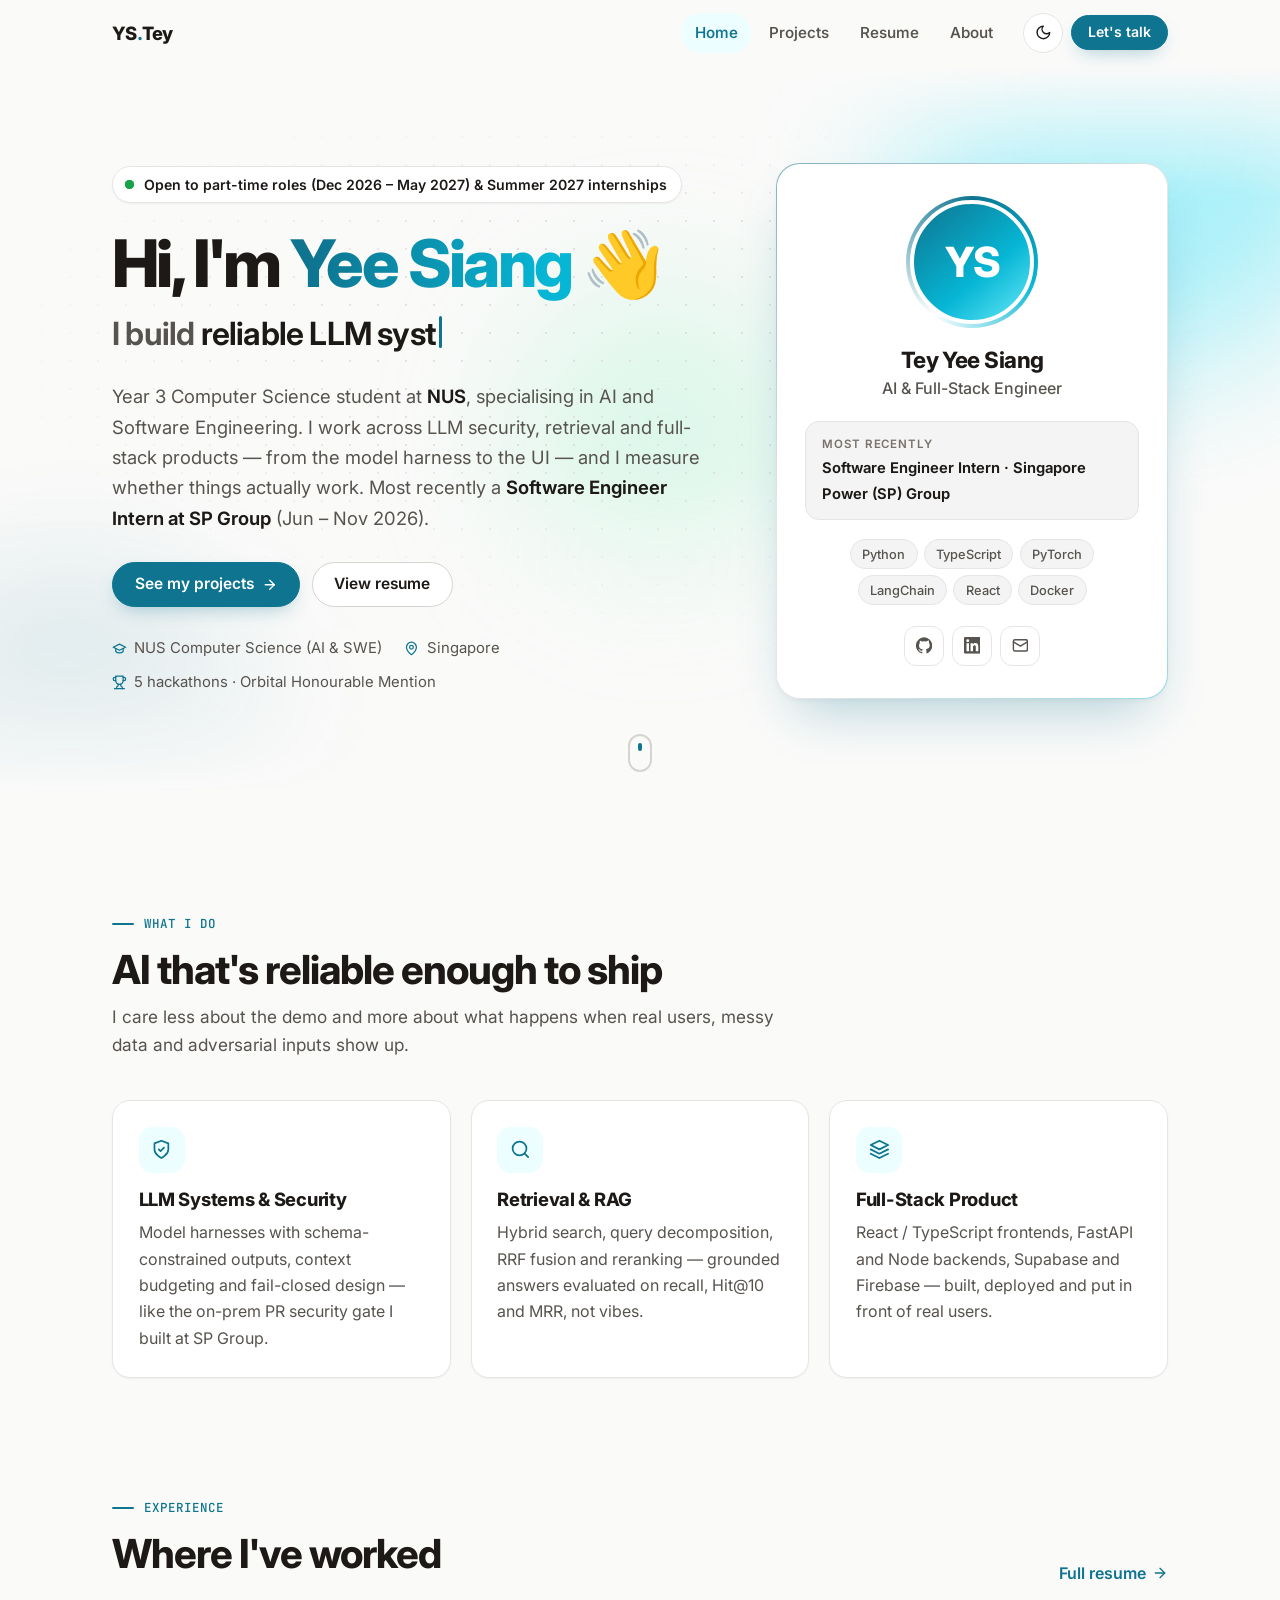
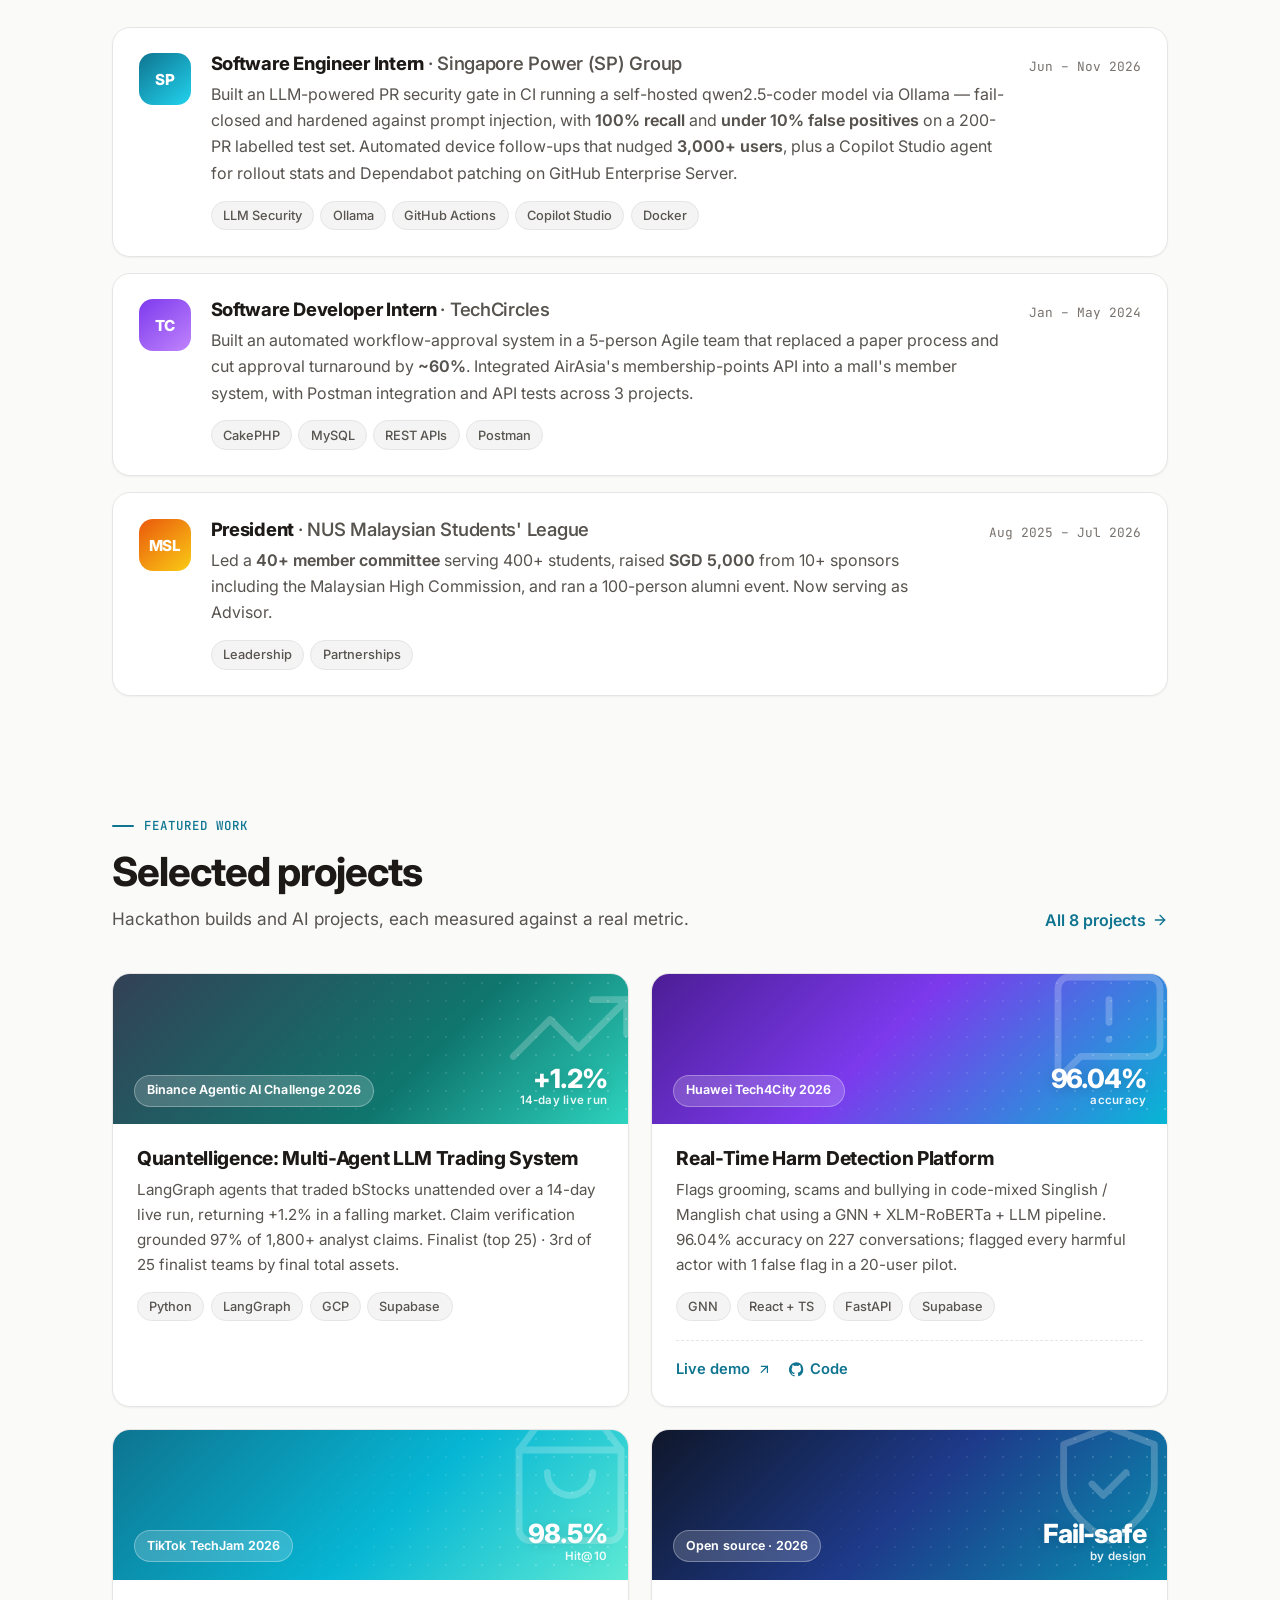
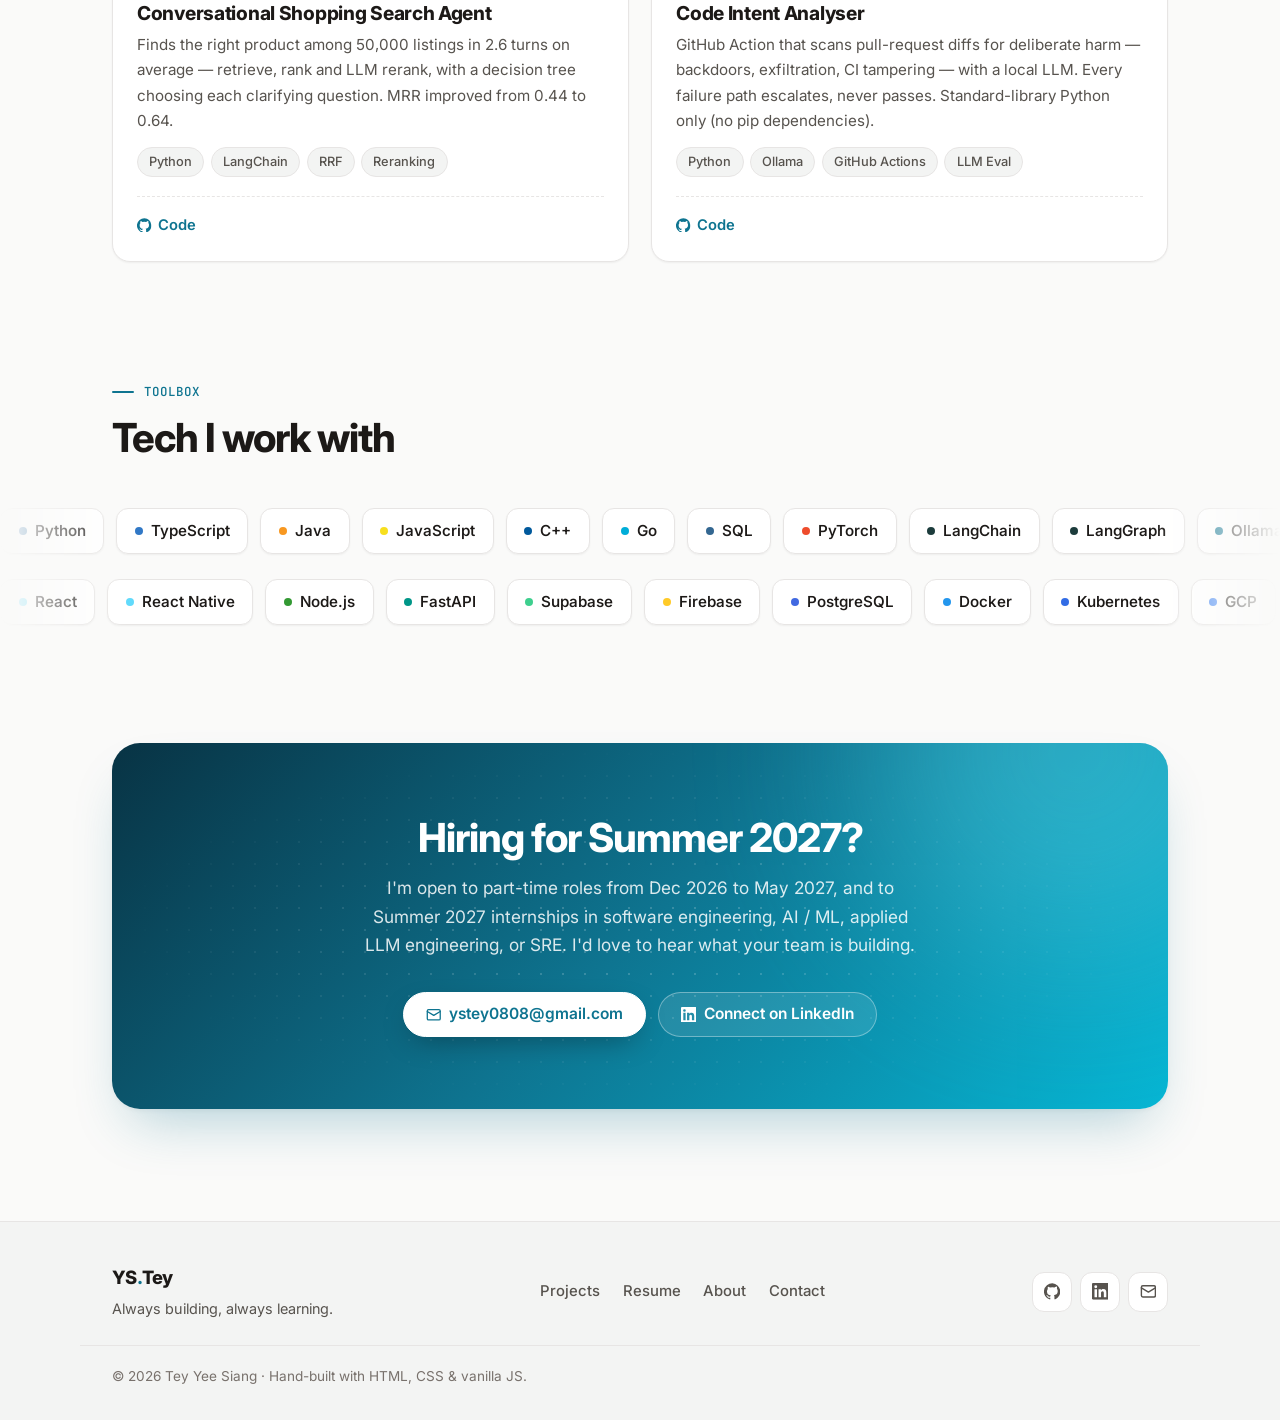
<file: index.html>
<!doctype html>
<html lang="en">
<head>
<meta charset="utf-8">
<meta name="viewport" content="width=device-width, initial-scale=1">
<title>Tey Yee Siang — AI & Full-Stack Engineer</title>
<meta name="description" content="Tey Yee Siang — Year 3 NUS Computer Science (AI &amp; SWE) student building LLM security tooling, RAG pipelines and full-stack products. Open to part-time roles (Dec 2026 – May 2027) and Summer 2027 internships.">
<meta name="author" content="Tey Yee Siang">
<meta name="theme-color" content="#0e7490">
<meta property="og:type" content="website">
<meta property="og:title" content="Tey Yee Siang — AI & Full-Stack Engineer">
<meta property="og:description" content="NUS CS (AI &amp; SWE) · LLM security, RAG and full-stack products. Open to part-time roles (Dec 2026 – May 2027) and Summer 2027 internships.">
<meta property="og:url" content="https://yeesiang-personalwebsite.vercel.app/">
<link rel="canonical" href="https://yeesiang-personalwebsite.vercel.app/">
<link rel="icon" href="data:image/svg+xml,%3Csvg xmlns='http://www.w3.org/2000/svg' viewBox='0 0 64 64'%3E%3Crect width='64' height='64' rx='16' fill='%230e7490'/%3E%3Ctext x='50%25' y='54%25' text-anchor='middle' dominant-baseline='middle' font-family='Arial,sans-serif' font-weight='800' font-size='28' fill='white'%3EYS%3C/text%3E%3C/svg%3E">
<link rel="preconnect" href="https://fonts.googleapis.com">
<link rel="preconnect" href="https://fonts.gstatic.com" crossorigin>
<link href="https://fonts.googleapis.com/css2?family=Inter:wght@400;500;600;700;800&family=JetBrains+Mono:wght@500&display=swap" rel="stylesheet">
<link rel="stylesheet" href="style.css">
<script>document.documentElement.classList.add('js');try{var t=localStorage.getItem('theme');if(t)document.documentElement.dataset.theme=t}catch(e){}</script>
</head>
<body>
<a class="skip" href="#main">Skip to content</a>
<div class="progress" aria-hidden="true"></div>

<header class="site-header">
  <nav class="nav" aria-label="Primary">
    <a class="logo" href="index.html" aria-label="Tey Yee Siang — home">YS<span>.</span>Tey</a>
    <div class="links" id="nav-links">
      <a href="index.html" aria-current="page">Home</a>
      <a href="projects.html">Projects</a>
      <a href="resume.html">Resume</a>
      <a href="about.html">About</a>
    </div>
    <div class="nav-actions">
      <button class="icon-btn theme-toggle" type="button" aria-label="Toggle dark mode"><svg class="ic moon"><use href="#i-moon"/></svg><svg class="ic sun"><use href="#i-sun"/></svg></button>
      <a class="btn btn-sm primary nav-cta" href="mailto:ystey0808@gmail.com">Let's talk</a>
      <button class="icon-btn hamburger" type="button" aria-label="Open menu" aria-expanded="false" aria-controls="nav-links"><span></span><span></span><span></span></button>
    </div>
  </nav>
</header>

<main id="main">
  <!-- ============ HERO ============ -->
  <section class="hero">
    <div class="hero-bg" aria-hidden="true"><span class="blob b1"></span><span class="blob b2"></span><span class="blob b3"></span><div class="grid-bg"></div></div>
    <div class="container hero-inner">
      <div class="hero-copy">
        <p class="status reveal"><span class="pulse" aria-hidden="true"></span>Open to part-time roles (Dec 2026 – May 2027) &amp; Summer 2027 internships</p>
        <h1 class="reveal" style="--i:1">Hi, I'm <span class="grad">Yee Siang</span> <span class="wave" aria-hidden="true">👋</span></h1>
        <p class="hero-role reveal" style="--i:2">I build <span class="typing" id="typing" data-phrases='["reliable LLM systems.","RAG & search pipelines.","full-stack products.","secure AI tooling."]'>reliable LLM systems.</span></p>
        <p class="lead reveal" style="--i:3">Year 3 Computer Science student at <strong>NUS</strong>, specialising in AI and Software Engineering. I work across LLM security, retrieval and full-stack products — from the model harness to the UI — and I measure whether things actually work. Most recently a <strong>Software Engineer Intern at SP Group</strong> (Jun – Nov 2026).</p>
        <div class="btns reveal" style="--i:4">
          <a class="btn primary" href="projects.html">See my projects <svg class="ic ic-move"><use href="#i-arrow-right"/></svg></a>
          <a class="btn" href="resume.html">View resume</a>
        </div>
        <ul class="hero-facts reveal" style="--i:5">
          <li><svg class="ic"><use href="#i-cap"/></svg>NUS Computer Science (AI &amp; SWE)</li>
          <li><svg class="ic"><use href="#i-pin"/></svg>Singapore</li>
          <li><svg class="ic"><use href="#i-trophy"/></svg>5 hackathons · Orbital Honourable Mention</li>
        </ul>
      </div>

      <aside class="card profile-card reveal tilt" style="--i:2" aria-label="Profile summary">
        <!-- To use a photo: replace "YS" below with <img src="images/profile.jpg" alt="Tey Yee Siang"> -->
        <div class="avatar-wrap"><div class="avatar">YS</div></div>
        <h2 class="profile-name">Tey Yee Siang</h2>
        <p class="profile-role">AI & Full-Stack Engineer</p>
        <div class="now"><div><small>Most recently</small><strong>Software Engineer Intern · Singapore Power (SP) Group</strong></div></div>
        <div class="tags">
          <span class="tag">Python</span><span class="tag">TypeScript</span><span class="tag">PyTorch</span><span class="tag">LangChain</span><span class="tag">React</span><span class="tag">Docker</span>
        </div>
        <div class="socials">
          <a href="https://github.com/YSTey0808" target="_blank" rel="noopener" aria-label="GitHub"><svg class="ic"><use href="#i-github"/></svg></a>
          <a href="https://www.linkedin.com/in/yee-siang-tey/" target="_blank" rel="noopener" aria-label="LinkedIn"><svg class="ic"><use href="#i-linkedin"/></svg></a>
          <a href="mailto:ystey0808@gmail.com" aria-label="Email"><svg class="ic"><use href="#i-mail"/></svg></a>
        </div>
      </aside>
    </div>
    <a class="scroll-hint" href="#what-i-do" aria-label="Scroll to content"><span></span></a>
  </section>

  <!-- ============ WHAT I DO ============ -->
  <section class="section container" id="what-i-do">
    <div class="section-head reveal">
      <p class="eyebrow">What I do</p>
      <h2>AI that's reliable enough to ship</h2>
      <p class="section-sub">I care less about the demo and more about what happens when real users, messy data and adversarial inputs show up.</p>
    </div>
    <div class="grid3" data-stagger>
      <article class="card lift spot reveal">
        <span class="card-icon"><svg class="ic"><use href="#i-shield"/></svg></span>
        <h3>LLM Systems & Security</h3>
        <p>Model harnesses with schema-constrained outputs, context budgeting and fail-closed design — like the on-prem PR security gate I built at SP Group.</p>
      </article>
      <article class="card lift spot reveal">
        <span class="card-icon"><svg class="ic"><use href="#i-search"/></svg></span>
        <h3>Retrieval & RAG</h3>
        <p>Hybrid search, query decomposition, RRF fusion and reranking — grounded answers evaluated on recall, Hit@10 and MRR, not vibes.</p>
      </article>
      <article class="card lift spot reveal">
        <span class="card-icon"><svg class="ic"><use href="#i-layers"/></svg></span>
        <h3>Full-Stack Product</h3>
        <p>React / TypeScript frontends, FastAPI and Node backends, Supabase and Firebase — built, deployed and put in front of real users.</p>
      </article>
    </div>
  </section>

  <!-- ============ EXPERIENCE ============ -->
  <section class="section container">
    <div class="section-head row reveal">
      <div>
        <p class="eyebrow">Experience</p>
        <h2>Where I've worked</h2>
      </div>
      <a class="link-arrow" href="resume.html">Full resume <svg class="ic"><use href="#i-arrow-right"/></svg></a>
    </div>
    <div class="xp-list" data-stagger>
      <article class="card xp lift spot reveal">
        <span class="xp-logo lg-sp" aria-hidden="true">SP</span>
        <div class="xp-main">
          <h3>Software Engineer Intern <span>· Singapore Power (SP) Group</span></h3>
          <p>Built an LLM-powered PR security gate in CI running a self-hosted qwen2.5-coder model via Ollama — fail-closed and hardened against prompt injection, with <strong>100% recall</strong> and <strong>under 10% false positives</strong> on a 200-PR labelled test set. Automated device follow-ups that nudged <strong>3,000+ users</strong>, plus a Copilot Studio agent for rollout stats and Dependabot patching on GitHub Enterprise Server.</p>
          <div class="tags"><span class="tag">LLM Security</span><span class="tag">Ollama</span><span class="tag">GitHub Actions</span><span class="tag">Copilot Studio</span><span class="tag">Docker</span></div>
        </div>
        <span class="xp-date">Jun – Nov 2026</span>
      </article>
      <article class="card xp lift spot reveal">
        <span class="xp-logo lg-tc" aria-hidden="true">TC</span>
        <div class="xp-main">
          <h3>Software Developer Intern <span>· TechCircles</span></h3>
          <p>Built an automated workflow-approval system in a 5-person Agile team that replaced a paper process and cut approval turnaround by <strong>~60%</strong>. Integrated AirAsia's membership-points API into a mall's member system, with Postman integration and API tests across 3 projects.</p>
          <div class="tags"><span class="tag">CakePHP</span><span class="tag">MySQL</span><span class="tag">REST APIs</span><span class="tag">Postman</span></div>
        </div>
        <span class="xp-date">Jan – May 2024</span>
      </article>
      <article class="card xp lift spot reveal">
        <span class="xp-logo lg-ms" aria-hidden="true">MSL</span>
        <div class="xp-main">
          <h3>President <span>· NUS Malaysian Students' League</span></h3>
          <p>Led a <strong>40+ member committee</strong> serving 400+ students, raised <strong>SGD 5,000</strong> from 10+ sponsors including the Malaysian High Commission, and ran a 100-person alumni event. Now serving as Advisor.</p>
          <div class="tags"><span class="tag">Leadership</span><span class="tag">Partnerships</span></div>
        </div>
        <span class="xp-date">Aug 2025 – Jul 2026</span>
      </article>
    </div>
  </section>

  <!-- ============ FEATURED PROJECTS ============ -->
  <section class="section container">
    <div class="section-head row reveal">
      <div>
        <p class="eyebrow">Featured work</p>
        <h2>Selected projects</h2>
        <p class="section-sub">Hackathon builds and AI projects, each measured against a real metric.</p>
      </div>
      <a class="link-arrow" href="projects.html">All 8 projects <svg class="ic"><use href="#i-arrow-right"/></svg></a>
    </div>
    <div class="projects" data-stagger>
      <article class="card project lift reveal">
        <div class="project-visual g8">
          <svg class="ic" aria-hidden="true"><use href="#i-trend"/></svg>
          <span class="project-badge">Binance Agentic AI Challenge 2026</span>
          <span class="project-headline">+1.2%<small>14-day live run</small></span>
        </div>
        <div class="project-body">
          <h3>Quantelligence: Multi-Agent LLM Trading System</h3>
          <p>LangGraph agents that traded bStocks unattended over a 14-day live run, returning +1.2% in a falling market. Claim verification grounded 97% of 1,800+ analyst claims. Finalist (top 25) · 3rd of 25 finalist teams by final total assets.</p>
          <div class="tags"><span class="tag">Python</span><span class="tag">LangGraph</span><span class="tag">GCP</span><span class="tag">Supabase</span></div>
          <!-- TODO: add Code link when the repo is public, e.g.
          <div class="project-links">
            <a href="https://github.com/YSTey0808/REPO" target="_blank" rel="noopener"><svg class="ic"><use href="#i-github"/></svg> Code</a>
          </div> -->
        </div>
      </article>
      <article class="card project lift reveal">
        <div class="project-visual g1">
          <svg class="ic" aria-hidden="true"><use href="#i-alert"/></svg>
          <span class="project-badge">Huawei Tech4City 2026</span>
          <span class="project-headline">96.04%<small>accuracy</small></span>
        </div>
        <div class="project-body">
          <h3>Real-Time Harm Detection Platform</h3>
          <p>Flags grooming, scams and bullying in code-mixed Singlish / Manglish chat using a GNN + XLM-RoBERTa + LLM pipeline. 96.04% accuracy on 227 conversations; flagged every harmful actor with 1 false flag in a 20-user pilot.</p>
          <div class="tags"><span class="tag">GNN</span><span class="tag">React + TS</span><span class="tag">FastAPI</span><span class="tag">Supabase</span></div>
          <div class="project-links">
            <a href="https://huaweitech4city.vercel.app" target="_blank" rel="noopener">Live demo <svg class="ic ic-diag"><use href="#i-arrow-up-right"/></svg></a>
            <a href="https://github.com/YSTey0808/huaweitech4city" target="_blank" rel="noopener"><svg class="ic"><use href="#i-github"/></svg> Code</a>
          </div>
        </div>
      </article>
      <article class="card project lift reveal">
        <div class="project-visual g2">
          <svg class="ic" aria-hidden="true"><use href="#i-bag"/></svg>
          <span class="project-badge">TikTok TechJam 2026</span>
          <span class="project-headline">98.5%<small>Hit@10</small></span>
        </div>
        <div class="project-body">
          <h3>Conversational Shopping Search Agent</h3>
          <p>Finds the right product among 50,000 listings in 2.6 turns on average — retrieve, rank and LLM rerank, with a decision tree choosing each clarifying question. MRR improved from 0.44 to 0.64.</p>
          <div class="tags"><span class="tag">Python</span><span class="tag">LangChain</span><span class="tag">RRF</span><span class="tag">Reranking</span></div>
          <div class="project-links">
            <a href="https://github.com/YSTey0808/techjam-conversational-search" target="_blank" rel="noopener"><svg class="ic"><use href="#i-github"/></svg> Code</a>
          </div>
        </div>
      </article>
      <article class="card project lift reveal">
        <div class="project-visual g3">
          <svg class="ic" aria-hidden="true"><use href="#i-shield"/></svg>
          <span class="project-badge">Open source · 2026</span>
          <span class="project-headline">Fail-safe<small>by design</small></span>
        </div>
        <div class="project-body">
          <h3>Code Intent Analyser</h3>
          <p>GitHub Action that scans pull-request diffs for deliberate harm — backdoors, exfiltration, CI tampering — with a local LLM. Every failure path escalates, never passes. Standard-library Python only (no pip dependencies).</p>
          <div class="tags"><span class="tag">Python</span><span class="tag">Ollama</span><span class="tag">GitHub Actions</span><span class="tag">LLM Eval</span></div>
          <div class="project-links">
            <a href="https://github.com/YSTey0808/llm-PR-reviewer" target="_blank" rel="noopener"><svg class="ic"><use href="#i-github"/></svg> Code</a>
          </div>
        </div>
      </article>
    </div>
  </section>

  <!-- ============ TECH STACK ============ -->
  <section class="section" aria-label="Tech stack">
    <div class="container">
      <div class="section-head reveal">
        <p class="eyebrow">Toolbox</p>
        <h2>Tech I work with</h2>
      </div>
    </div>
    <div class="marquee reveal">
      <div class="marquee-track">
        <span class="chip"><i style="--c:#3776ab"></i>Python</span>
        <span class="chip"><i style="--c:#3178c6"></i>TypeScript</span>
        <span class="chip"><i style="--c:#f89820"></i>Java</span>
        <span class="chip"><i style="--c:#f7df1e"></i>JavaScript</span>
        <span class="chip"><i style="--c:#00599c"></i>C++</span>
        <span class="chip"><i style="--c:#00add8"></i>Go</span>
        <span class="chip"><i style="--c:#336791"></i>SQL</span>
        <span class="chip"><i style="--c:#ee4c2c"></i>PyTorch</span>
        <span class="chip"><i style="--c:#1c3c3c"></i>LangChain</span>
        <span class="chip"><i style="--c:#1c3c3c"></i>LangGraph</span>
        <span class="chip"><i style="--c:#0e7490"></i>Ollama</span>
        <span class="chip"><i style="--c:#7c3aed"></i>RAG</span>
        <span class="chip"><i style="--c:#c026d3"></i>GNNs</span>
      </div>
    </div>
    <div class="marquee reverse reveal">
      <div class="marquee-track">
        <span class="chip"><i style="--c:#61dafb"></i>React</span>
        <span class="chip"><i style="--c:#61dafb"></i>React Native</span>
        <span class="chip"><i style="--c:#339933"></i>Node.js</span>
        <span class="chip"><i style="--c:#009688"></i>FastAPI</span>
        <span class="chip"><i style="--c:#3ecf8e"></i>Supabase</span>
        <span class="chip"><i style="--c:#ffca28"></i>Firebase</span>
        <span class="chip"><i style="--c:#4169e1"></i>PostgreSQL</span>
        <span class="chip"><i style="--c:#2496ed"></i>Docker</span>
        <span class="chip"><i style="--c:#326ce5"></i>Kubernetes</span>
        <span class="chip"><i style="--c:#4285f4"></i>GCP</span>
        <span class="chip"><i style="--c:#0078d4"></i>Azure</span>
        <span class="chip"><i style="--c:#2088ff"></i>GitHub Actions</span>
      </div>
    </div>
  </section>

  <!-- ============ CTA ============ -->
  <section class="section container">
    <div class="cta reveal">
      <h2>Hiring for Summer 2027?</h2>
      <p>I'm open to part-time roles from Dec 2026 to May 2027, and to Summer 2027 internships in software engineering, AI / ML, applied LLM engineering, or SRE. I'd love to hear what your team is building.</p>
      <div class="btns">
        <a class="btn primary" href="mailto:ystey0808@gmail.com"><svg class="ic"><use href="#i-mail"/></svg> ystey0808@gmail.com</a>
        <a class="btn" href="https://www.linkedin.com/in/yee-siang-tey/" target="_blank" rel="noopener"><svg class="ic"><use href="#i-linkedin"/></svg> Connect on LinkedIn</a>
      </div>
    </div>
  </section>
</main>

<footer class="site-footer">
  <div class="footer-inner">
    <div><a class="logo" href="index.html">YS<span>.</span>Tey</a><p class="muted">Always building, always learning.</p></div>
    <nav class="footer-links" aria-label="Footer"><a href="projects.html">Projects</a><a href="resume.html">Resume</a><a href="about.html">About</a><a href="about.html#contact">Contact</a></nav>
    <div class="socials">
      <a href="https://github.com/YSTey0808" target="_blank" rel="noopener" aria-label="GitHub"><svg class="ic"><use href="#i-github"/></svg></a>
      <a href="https://www.linkedin.com/in/yee-siang-tey/" target="_blank" rel="noopener" aria-label="LinkedIn"><svg class="ic"><use href="#i-linkedin"/></svg></a>
      <a href="mailto:ystey0808@gmail.com" aria-label="Email"><svg class="ic"><use href="#i-mail"/></svg></a>
    </div>
  </div>
  <p class="copyright">© <span data-year>2026</span> Tey Yee Siang · Hand-built with HTML, CSS & vanilla JS.</p>
</footer>
<button class="to-top" type="button" aria-label="Back to top"><svg class="ic"><use href="#i-arrow-up"/></svg></button>
<div class="toast" role="status" aria-live="polite"></div>
<script src="script.js"></script>
</body>
</html>
</file>
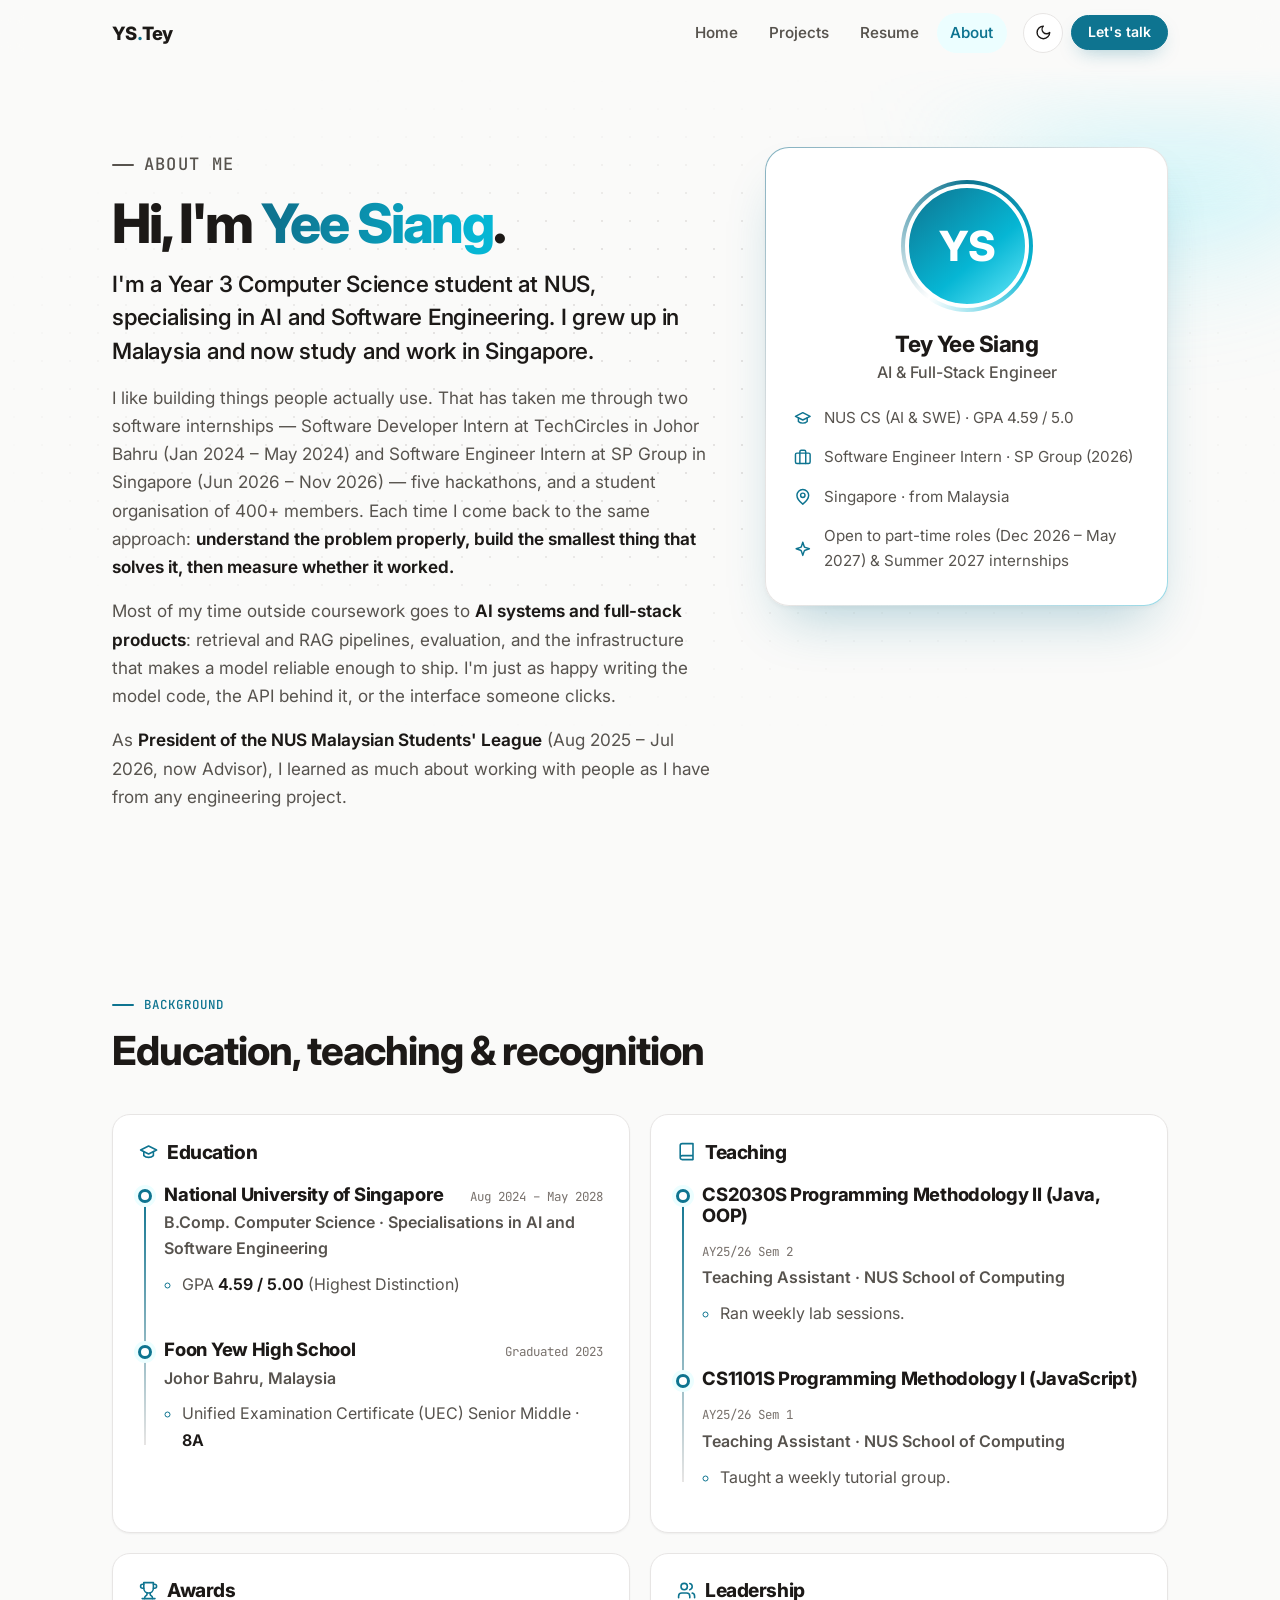
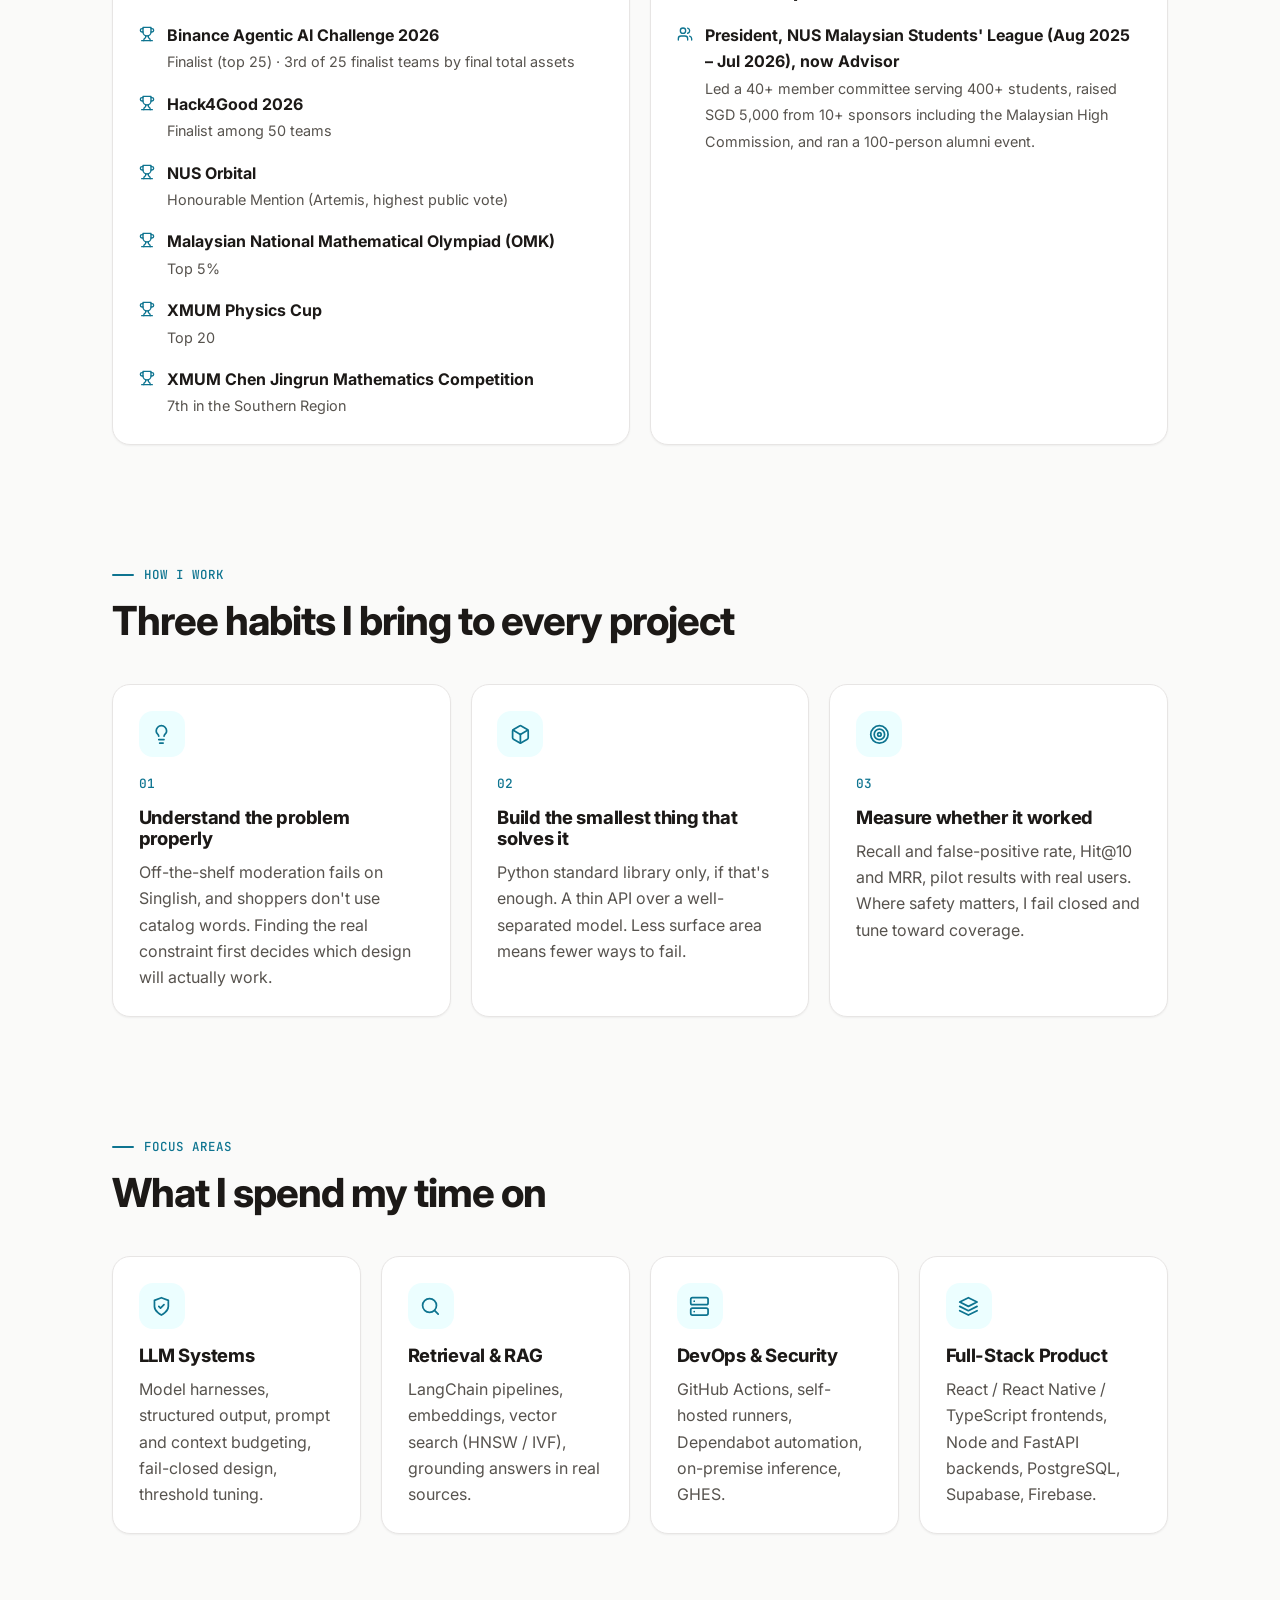
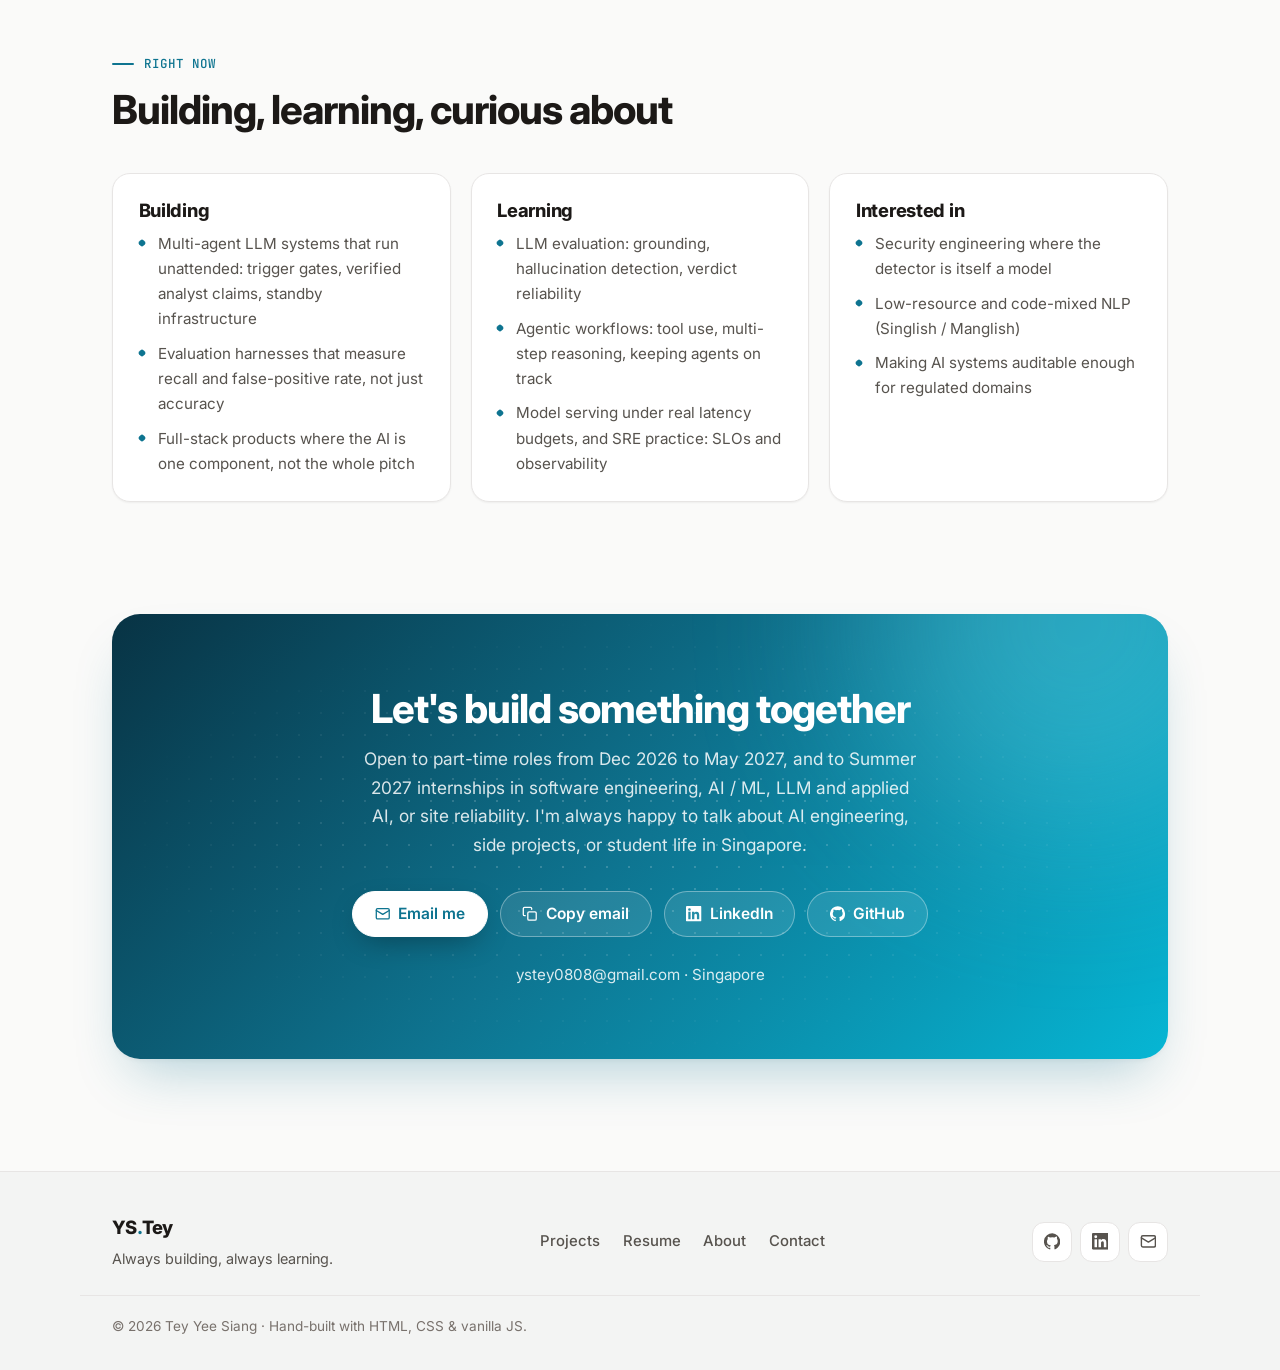
<file: about.html>
<!doctype html>
<html lang="en">
<head>
<meta charset="utf-8">
<meta name="viewport" content="width=device-width, initial-scale=1">
<title>About — Tey Yee Siang</title>
<meta name="description" content="About Tey Yee Siang — NUS CS (AI &amp; SWE) student from Malaysia, building AI systems and full-stack products in Singapore. How I work, what I'm learning, and how to reach me.">
<meta name="author" content="Tey Yee Siang">
<meta name="theme-color" content="#0e7490">
<meta property="og:type" content="profile">
<meta property="og:title" content="About — Tey Yee Siang">
<meta property="og:description" content="How I work, what I'm learning, and how to reach me.">
<meta property="og:url" content="https://yeesiang-personalwebsite.vercel.app/about.html">
<link rel="canonical" href="https://yeesiang-personalwebsite.vercel.app/about.html">
<link rel="icon" href="data:image/svg+xml,%3Csvg xmlns='http://www.w3.org/2000/svg' viewBox='0 0 64 64'%3E%3Crect width='64' height='64' rx='16' fill='%230e7490'/%3E%3Ctext x='50%25' y='54%25' text-anchor='middle' dominant-baseline='middle' font-family='Arial,sans-serif' font-weight='800' font-size='28' fill='white'%3EYS%3C/text%3E%3C/svg%3E">
<link rel="preconnect" href="https://fonts.googleapis.com">
<link rel="preconnect" href="https://fonts.gstatic.com" crossorigin>
<link href="https://fonts.googleapis.com/css2?family=Inter:wght@400;500;600;700;800&family=JetBrains+Mono:wght@500&display=swap" rel="stylesheet">
<link rel="stylesheet" href="style.css">
<script>document.documentElement.classList.add('js');try{var t=localStorage.getItem('theme');if(t)document.documentElement.dataset.theme=t}catch(e){}</script>
</head>
<body>
<a class="skip" href="#main">Skip to content</a>
<div class="progress" aria-hidden="true"></div>

<header class="site-header">
  <nav class="nav" aria-label="Primary">
    <a class="logo" href="index.html" aria-label="Tey Yee Siang — home">YS<span>.</span>Tey</a>
    <div class="links" id="nav-links">
      <a href="index.html">Home</a>
      <a href="projects.html">Projects</a>
      <a href="resume.html">Resume</a>
      <a href="about.html" aria-current="page">About</a>
    </div>
    <div class="nav-actions">
      <button class="icon-btn theme-toggle" type="button" aria-label="Toggle dark mode"><svg class="ic moon"><use href="#i-moon"/></svg><svg class="ic sun"><use href="#i-sun"/></svg></button>
      <a class="btn btn-sm primary nav-cta" href="mailto:ystey0808@gmail.com">Let's talk</a>
      <button class="icon-btn hamburger" type="button" aria-label="Open menu" aria-expanded="false" aria-controls="nav-links"><span></span><span></span><span></span></button>
    </div>
  </nav>
</header>

<main id="main">
  <section class="page-hero">
    <div class="hero-bg" aria-hidden="true"><span class="blob b1"></span><div class="grid-bg"></div></div>
    <div class="container about-grid">
      <div class="prose">
        <p class="eyebrow reveal">About me</p>
        <h1 class="reveal" style="--i:1">Hi, I'm <span class="grad">Yee Siang</span>.</h1>
        <p class="big reveal" style="--i:2">I'm a Year 3 Computer Science student at NUS, specialising in AI and Software Engineering. I grew up in Malaysia and now study and work in Singapore.</p>
        <p class="reveal" style="--i:3">I like building things people actually use. That has taken me through two software internships — Software Developer Intern at TechCircles in Johor Bahru (Jan 2024 – May 2024) and Software Engineer Intern at SP Group in Singapore (Jun 2026 – Nov 2026) — five hackathons, and a student organisation of 400+ members. Each time I come back to the same approach: <strong>understand the problem properly, build the smallest thing that solves it, then measure whether it worked.</strong></p>
        <p class="reveal" style="--i:4">Most of my time outside coursework goes to <strong>AI systems and full-stack products</strong>: retrieval and RAG pipelines, evaluation, and the infrastructure that makes a model reliable enough to ship. I'm just as happy writing the model code, the API behind it, or the interface someone clicks.</p>
        <p class="reveal" style="--i:5">As <strong>President of the NUS Malaysian Students' League</strong> (Aug 2025 – Jul 2026, now Advisor), I learned as much about working with people as I have from any engineering project.</p>
      </div>

      <aside class="card profile-card reveal tilt" style="--i:2" aria-label="Quick facts">
        <div class="avatar-wrap"><div class="avatar">YS</div></div>
        <h2 class="profile-name">Tey Yee Siang</h2>
        <p class="profile-role">AI & Full-Stack Engineer</p>
        <ul class="facts" style="text-align:left">
          <li><svg class="ic"><use href="#i-cap"/></svg>NUS CS (AI &amp; SWE) · GPA 4.59 / 5.0</li>
          <li><svg class="ic"><use href="#i-briefcase"/></svg>Software Engineer Intern · SP Group (2026)</li>
          <li><svg class="ic"><use href="#i-pin"/></svg>Singapore · from Malaysia</li>
          <li><svg class="ic"><use href="#i-sparkles"/></svg>Open to part-time roles (Dec 2026 – May 2027) &amp; Summer 2027 internships</li>
        </ul>
      </aside>
    </div>
  </section>

  <!-- Background -->
  <section class="section container">
    <div class="section-head reveal">
      <p class="eyebrow">Background</p>
      <h2>Education, teaching &amp; recognition</h2>
    </div>
    <div class="grid2" data-stagger>
      <article class="card reveal">
        <h2 class="card-title"><svg class="ic"><use href="#i-cap"/></svg> Education</h2>
        <ol class="timeline">
          <li>
            <div class="tl-head"><h3>National University of Singapore</h3><span class="tl-meta">Aug 2024 – May 2028</span></div>
            <p class="tl-org">B.Comp. Computer Science · Specialisations in AI and Software Engineering</p>
            <ul><li>GPA <strong>4.59 / 5.00</strong> (Highest Distinction)</li></ul>
          </li>
          <li>
            <div class="tl-head"><h3>Foon Yew High School</h3><span class="tl-meta">Graduated 2023</span></div>
            <p class="tl-org">Johor Bahru, Malaysia</p>
            <ul><li>Unified Examination Certificate (UEC) Senior Middle · <strong>8A</strong></li></ul>
          </li>
        </ol>
      </article>
      <article class="card reveal">
        <h2 class="card-title"><svg class="ic"><use href="#i-book"/></svg> Teaching</h2>
        <ol class="timeline">
          <li>
            <div class="tl-head"><h3>CS2030S Programming Methodology II (Java, OOP)</h3><span class="tl-meta">AY25/26 Sem 2</span></div>
            <p class="tl-org">Teaching Assistant · NUS School of Computing</p>
            <ul><li>Ran weekly lab sessions.</li></ul>
          </li>
          <li>
            <div class="tl-head"><h3>CS1101S Programming Methodology I (JavaScript)</h3><span class="tl-meta">AY25/26 Sem 1</span></div>
            <p class="tl-org">Teaching Assistant · NUS School of Computing</p>
            <ul><li>Taught a weekly tutorial group.</li></ul>
          </li>
        </ol>
      </article>
      <article class="card reveal">
        <h2 class="card-title"><svg class="ic"><use href="#i-trophy"/></svg> Awards</h2>
        <ul class="awards">
          <li><svg class="ic"><use href="#i-trophy"/></svg><div><b>Binance Agentic AI Challenge 2026</b><span>Finalist (top 25) · 3rd of 25 finalist teams by final total assets</span></div></li>
          <li><svg class="ic"><use href="#i-trophy"/></svg><div><b>Hack4Good 2026</b><span>Finalist among 50 teams</span></div></li>
          <li><svg class="ic"><use href="#i-trophy"/></svg><div><b>NUS Orbital</b><span>Honourable Mention (Artemis, highest public vote)</span></div></li>
          <li><svg class="ic"><use href="#i-trophy"/></svg><div><b>Malaysian National Mathematical Olympiad (OMK)</b><span>Top 5%</span></div></li>
          <li><svg class="ic"><use href="#i-trophy"/></svg><div><b>XMUM Physics Cup</b><span>Top 20</span></div></li>
          <li><svg class="ic"><use href="#i-trophy"/></svg><div><b>XMUM Chen Jingrun Mathematics Competition</b><span>7th in the Southern Region</span></div></li>
        </ul>
      </article>
      <article class="card reveal">
        <h2 class="card-title"><svg class="ic"><use href="#i-users"/></svg> Leadership</h2>
        <ul class="awards">
          <li><svg class="ic"><use href="#i-users"/></svg><div><b>President, NUS Malaysian Students' League (Aug 2025 – Jul 2026), now Advisor</b><span>Led a 40+ member committee serving 400+ students, raised SGD 5,000 from 10+ sponsors including the Malaysian High Commission, and ran a 100-person alumni event.</span></div></li>
        </ul>
      </article>
    </div>
  </section>

  <!-- How I work -->
  <section class="section container">
    <div class="section-head reveal">
      <p class="eyebrow">How I work</p>
      <h2>Three habits I bring to every project</h2>
    </div>
    <div class="grid3" data-stagger>
      <article class="card lift spot reveal">
        <span class="card-icon"><svg class="ic"><use href="#i-bulb"/></svg></span>
        <span class="step-num">01</span>
        <h3>Understand the problem properly</h3>
        <p>Off-the-shelf moderation fails on Singlish, and shoppers don't use catalog words. Finding the real constraint first decides which design will actually work.</p>
      </article>
      <article class="card lift spot reveal">
        <span class="card-icon"><svg class="ic"><use href="#i-box"/></svg></span>
        <span class="step-num">02</span>
        <h3>Build the smallest thing that solves it</h3>
        <p>Python standard library only, if that's enough. A thin API over a well-separated model. Less surface area means fewer ways to fail.</p>
      </article>
      <article class="card lift spot reveal">
        <span class="card-icon"><svg class="ic"><use href="#i-target"/></svg></span>
        <span class="step-num">03</span>
        <h3>Measure whether it worked</h3>
        <p>Recall and false-positive rate, Hit@10 and MRR, pilot results with real users. Where safety matters, I fail closed and tune toward coverage.</p>
      </article>
    </div>
  </section>

  <!-- Focus areas -->
  <section class="section container">
    <div class="section-head reveal">
      <p class="eyebrow">Focus areas</p>
      <h2>What I spend my time on</h2>
    </div>
    <div class="grid4" data-stagger>
      <article class="card lift spot reveal"><span class="card-icon"><svg class="ic"><use href="#i-shield"/></svg></span><h3>LLM Systems</h3><p>Model harnesses, structured output, prompt and context budgeting, fail-closed design, threshold tuning.</p></article>
      <article class="card lift spot reveal"><span class="card-icon"><svg class="ic"><use href="#i-search"/></svg></span><h3>Retrieval & RAG</h3><p>LangChain pipelines, embeddings, vector search (HNSW / IVF), grounding answers in real sources.</p></article>
      <article class="card lift spot reveal"><span class="card-icon"><svg class="ic"><use href="#i-server"/></svg></span><h3>DevOps & Security</h3><p>GitHub Actions, self-hosted runners, Dependabot automation, on-premise inference, GHES.</p></article>
      <article class="card lift spot reveal"><span class="card-icon"><svg class="ic"><use href="#i-layers"/></svg></span><h3>Full-Stack Product</h3><p>React / React Native / TypeScript frontends, Node and FastAPI backends, PostgreSQL, Supabase, Firebase.</p></article>
    </div>
  </section>

  <!-- Right now -->
  <section class="section container">
    <div class="section-head reveal">
      <p class="eyebrow">Right now</p>
      <h2>Building, learning, curious about</h2>
    </div>
    <div class="grid3" data-stagger>
      <article class="card list-card reveal">
        <h3>Building</h3>
        <ul>
          <li>Multi-agent LLM systems that run unattended: trigger gates, verified analyst claims, standby infrastructure</li>
          <li>Evaluation harnesses that measure recall and false-positive rate, not just accuracy</li>
          <li>Full-stack products where the AI is one component, not the whole pitch</li>
        </ul>
      </article>
      <article class="card list-card reveal">
        <h3>Learning</h3>
        <ul>
          <li>LLM evaluation: grounding, hallucination detection, verdict reliability</li>
          <li>Agentic workflows: tool use, multi-step reasoning, keeping agents on track</li>
          <li>Model serving under real latency budgets, and SRE practice: SLOs and observability</li>
        </ul>
      </article>
      <article class="card list-card reveal">
        <h3>Interested in</h3>
        <ul>
          <li>Security engineering where the detector is itself a model</li>
          <li>Low-resource and code-mixed NLP (Singlish / Manglish)</li>
          <li>Making AI systems auditable enough for regulated domains</li>
        </ul>
      </article>
    </div>
  </section>

  <!-- Contact -->
  <section class="section container" id="contact">
    <div class="cta reveal">
      <h2>Let's build something together</h2>
      <p>Open to part-time roles from Dec 2026 to May 2027, and to Summer 2027 internships in software engineering, AI / ML, LLM and applied AI, or site reliability. I'm always happy to talk about AI engineering, side projects, or student life in Singapore.</p>
      <div class="btns">
        <a class="btn primary" href="mailto:ystey0808@gmail.com"><svg class="ic"><use href="#i-mail"/></svg> Email me</a>
        <button class="btn" type="button" data-copy="ystey0808@gmail.com"><svg class="ic"><use href="#i-copy"/></svg> Copy email</button>
        <a class="btn" href="https://www.linkedin.com/in/yee-siang-tey/" target="_blank" rel="noopener"><svg class="ic"><use href="#i-linkedin"/></svg> LinkedIn</a>
        <a class="btn" href="https://github.com/YSTey0808" target="_blank" rel="noopener"><svg class="ic"><use href="#i-github"/></svg> GitHub</a>
      </div>
      <p style="margin:1.6rem auto 0;font-size:.95rem">ystey0808@gmail.com · Singapore</p>
    </div>
  </section>
</main>

<footer class="site-footer">
  <div class="footer-inner">
    <div><a class="logo" href="index.html">YS<span>.</span>Tey</a><p class="muted">Always building, always learning.</p></div>
    <nav class="footer-links" aria-label="Footer"><a href="projects.html">Projects</a><a href="resume.html">Resume</a><a href="about.html">About</a><a href="about.html#contact">Contact</a></nav>
    <div class="socials">
      <a href="https://github.com/YSTey0808" target="_blank" rel="noopener" aria-label="GitHub"><svg class="ic"><use href="#i-github"/></svg></a>
      <a href="https://www.linkedin.com/in/yee-siang-tey/" target="_blank" rel="noopener" aria-label="LinkedIn"><svg class="ic"><use href="#i-linkedin"/></svg></a>
      <a href="mailto:ystey0808@gmail.com" aria-label="Email"><svg class="ic"><use href="#i-mail"/></svg></a>
    </div>
  </div>
  <p class="copyright">© <span data-year>2026</span> Tey Yee Siang · Hand-built with HTML, CSS & vanilla JS.</p>
</footer>
<button class="to-top" type="button" aria-label="Back to top"><svg class="ic"><use href="#i-arrow-up"/></svg></button>
<div class="toast" role="status" aria-live="polite"></div>
<script src="script.js"></script>
</body>
</html>
</file>
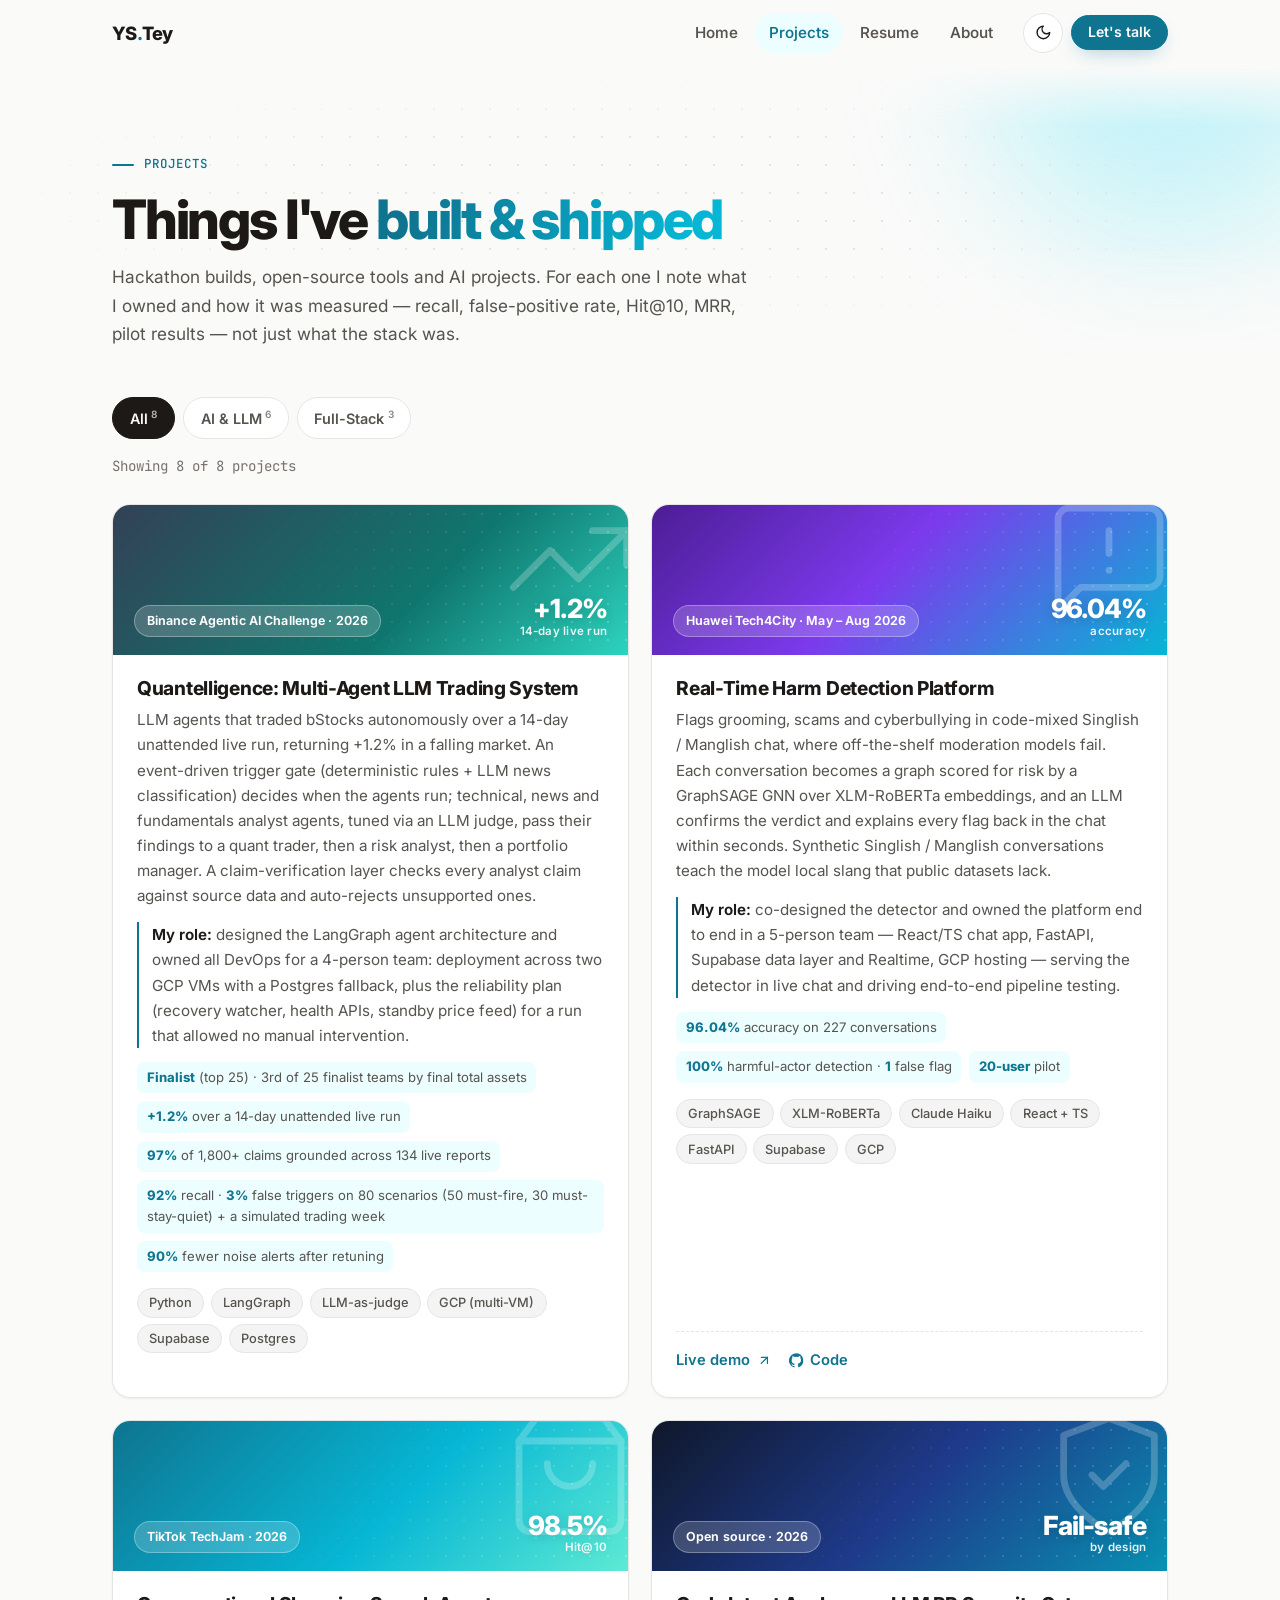
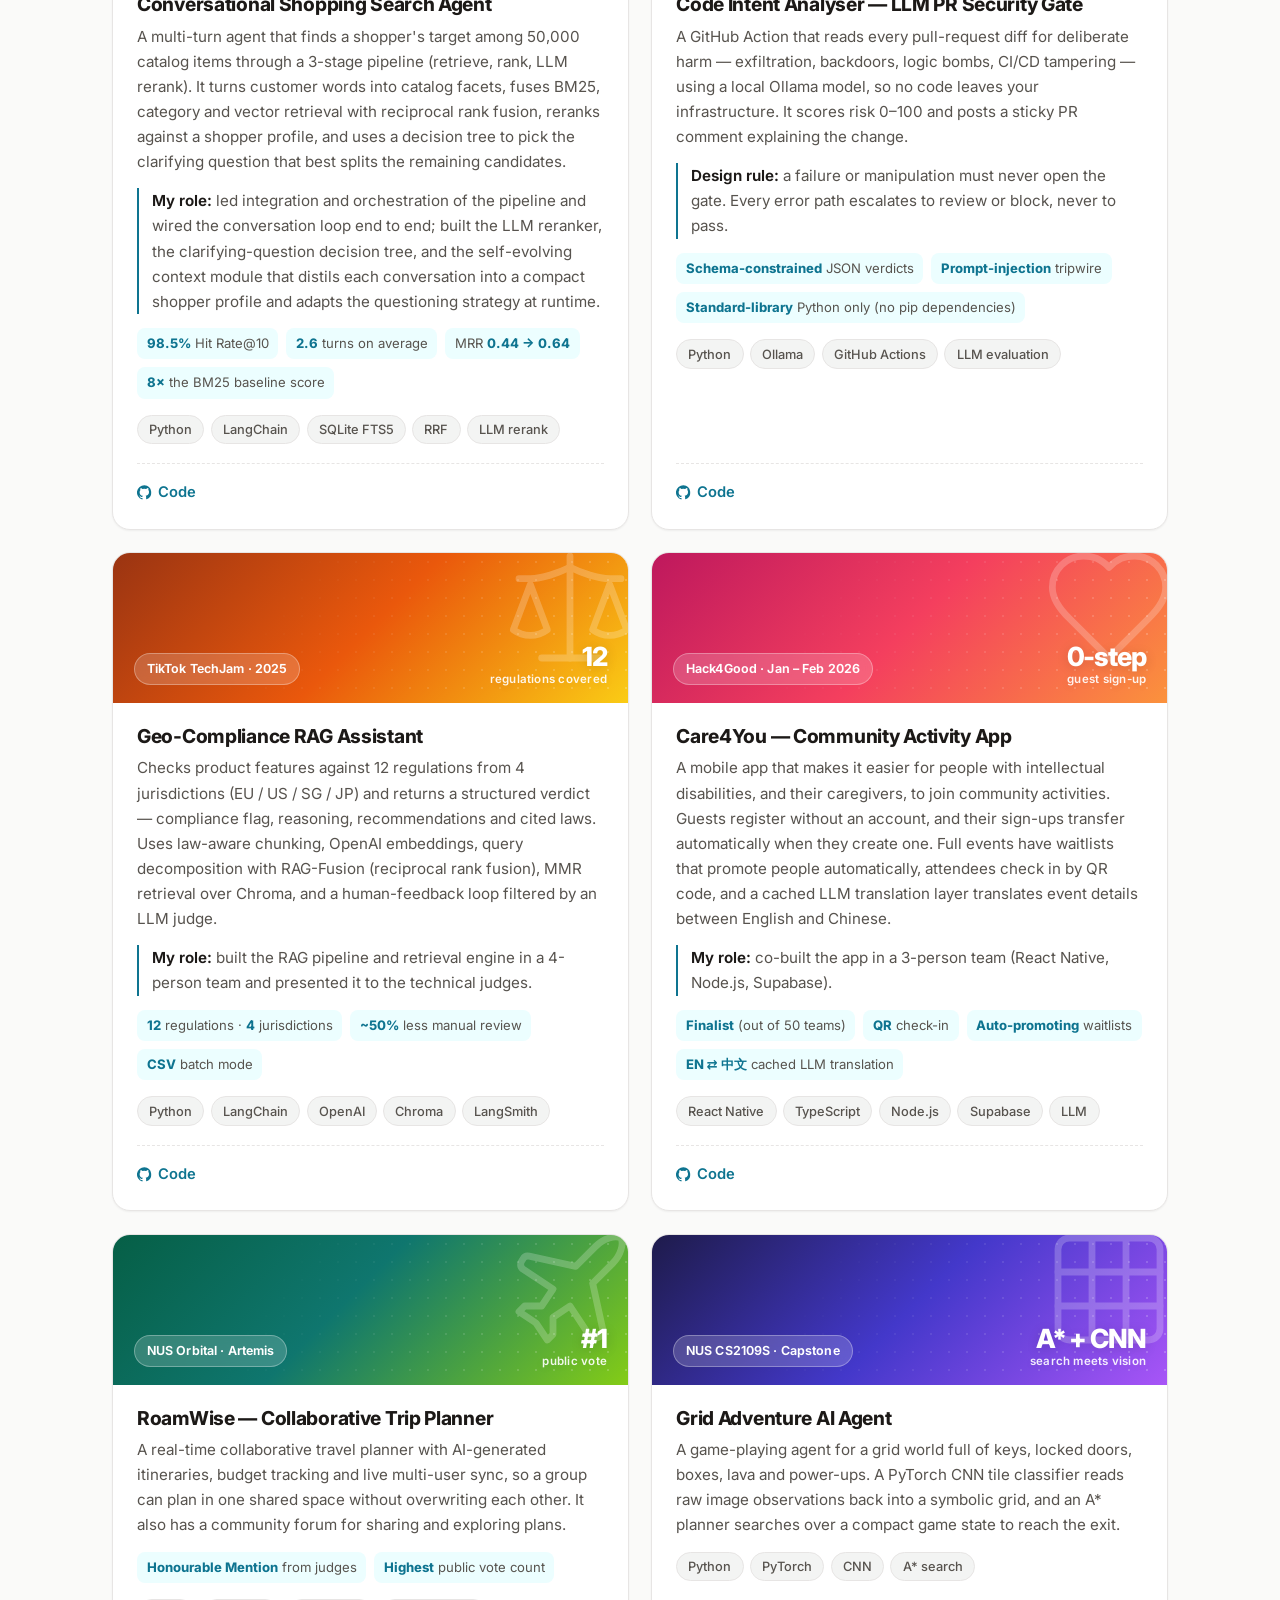
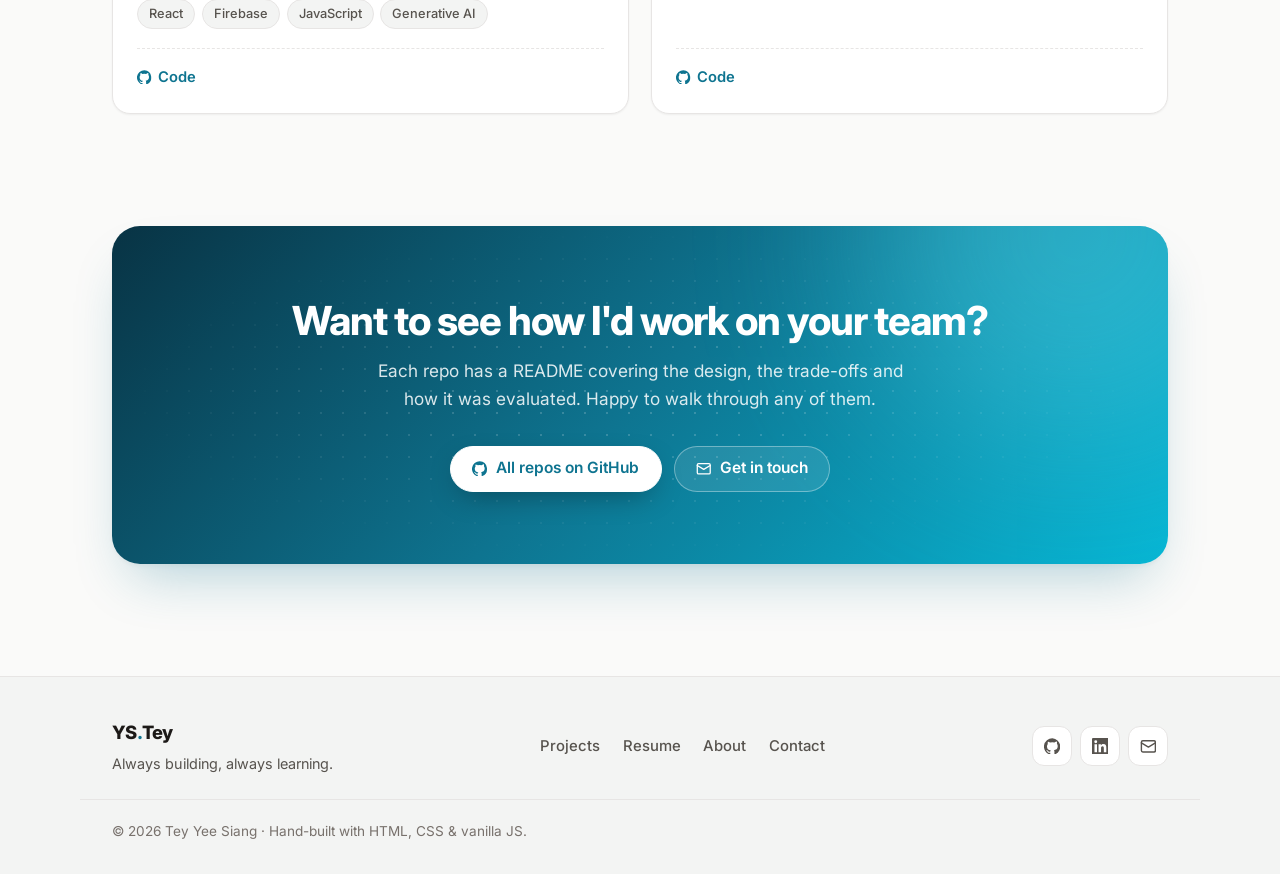
<file: projects.html>
<!doctype html>
<html lang="en">
<head>
<meta charset="utf-8">
<meta name="viewport" content="width=device-width, initial-scale=1">
<title>Projects — Tey Yee Siang</title>
<meta name="description" content="Projects by Tey Yee Siang: LLM security tooling, RAG and search agents, real-time harm detection, and full-stack apps — with measured results.">
<meta name="author" content="Tey Yee Siang">
<meta name="theme-color" content="#0e7490">
<meta property="og:type" content="website">
<meta property="og:title" content="Projects — Tey Yee Siang">
<meta property="og:description" content="LLM security, RAG, search agents and full-stack products — with measured results.">
<meta property="og:url" content="https://yeesiang-personalwebsite.vercel.app/projects.html">
<link rel="canonical" href="https://yeesiang-personalwebsite.vercel.app/projects.html">
<link rel="icon" href="data:image/svg+xml,%3Csvg xmlns='http://www.w3.org/2000/svg' viewBox='0 0 64 64'%3E%3Crect width='64' height='64' rx='16' fill='%230e7490'/%3E%3Ctext x='50%25' y='54%25' text-anchor='middle' dominant-baseline='middle' font-family='Arial,sans-serif' font-weight='800' font-size='28' fill='white'%3EYS%3C/text%3E%3C/svg%3E">
<link rel="preconnect" href="https://fonts.googleapis.com">
<link rel="preconnect" href="https://fonts.gstatic.com" crossorigin>
<link href="https://fonts.googleapis.com/css2?family=Inter:wght@400;500;600;700;800&family=JetBrains+Mono:wght@500&display=swap" rel="stylesheet">
<link rel="stylesheet" href="style.css">
<script>document.documentElement.classList.add('js');try{var t=localStorage.getItem('theme');if(t)document.documentElement.dataset.theme=t}catch(e){}</script>
</head>
<body>
<a class="skip" href="#main">Skip to content</a>
<div class="progress" aria-hidden="true"></div>

<header class="site-header">
  <nav class="nav" aria-label="Primary">
    <a class="logo" href="index.html" aria-label="Tey Yee Siang — home">YS<span>.</span>Tey</a>
    <div class="links" id="nav-links">
      <a href="index.html">Home</a>
      <a href="projects.html" aria-current="page">Projects</a>
      <a href="resume.html">Resume</a>
      <a href="about.html">About</a>
    </div>
    <div class="nav-actions">
      <button class="icon-btn theme-toggle" type="button" aria-label="Toggle dark mode"><svg class="ic moon"><use href="#i-moon"/></svg><svg class="ic sun"><use href="#i-sun"/></svg></button>
      <a class="btn btn-sm primary nav-cta" href="mailto:ystey0808@gmail.com">Let's talk</a>
      <button class="icon-btn hamburger" type="button" aria-label="Open menu" aria-expanded="false" aria-controls="nav-links"><span></span><span></span><span></span></button>
    </div>
  </nav>
</header>

<main id="main">
  <section class="page-hero">
    <div class="hero-bg" aria-hidden="true"><span class="blob b1"></span><div class="grid-bg"></div></div>
    <div class="container">
      <p class="eyebrow reveal">Projects</p>
      <h1 class="reveal" style="--i:1">Things I've <span class="grad">built & shipped</span></h1>
      <p class="section-sub reveal" style="--i:2">Hackathon builds, open-source tools and AI projects. For each one I note what I owned and how it was measured — recall, false-positive rate, Hit@10, MRR, pilot results — not just what the stack was.</p>
    </div>
  </section>

  <section class="container">
    <div class="filters reveal" role="group" aria-label="Filter projects">
      <button class="filter" type="button" data-filter="all" aria-pressed="true">All</button>
      <button class="filter" type="button" data-filter="ai" aria-pressed="false">AI & LLM</button>
      <button class="filter" type="button" data-filter="fullstack" aria-pressed="false">Full-Stack</button>
    </div>
    <p class="result-count reveal" aria-live="polite">Showing 8 of 8 projects</p>

    <div class="projects" data-stagger>
      <!-- 1. Quantelligence -->
      <article class="card project lift reveal" data-cat="ai">
        <div class="project-visual g8">
          <svg class="ic" aria-hidden="true"><use href="#i-trend"/></svg>
          <span class="project-badge">Binance Agentic AI Challenge · 2026</span>
          <span class="project-headline">+1.2%<small>14-day live run</small></span>
        </div>
        <div class="project-body">
          <h3>Quantelligence: Multi-Agent LLM Trading System</h3>
          <p>LLM agents that traded bStocks autonomously over a 14-day unattended live run, returning +1.2% in a falling market. An event-driven trigger gate (deterministic rules + LLM news classification) decides when the agents run; technical, news and fundamentals analyst agents, tuned via an LLM judge, pass their findings to a quant trader, then a risk analyst, then a portfolio manager. A claim-verification layer checks every analyst claim against source data and auto-rejects unsupported ones.</p>
          <p class="project-role"><strong>My role:</strong> designed the LangGraph agent architecture and owned all DevOps for a 4-person team: deployment across two GCP VMs with a Postgres fallback, plus the reliability plan (recovery watcher, health APIs, standby price feed) for a run that allowed no manual intervention.</p>
          <ul class="metrics">
            <li><strong>Finalist</strong> (top 25) · 3rd of 25 finalist teams by final total assets</li>
            <li><strong>+1.2%</strong> over a 14-day unattended live run</li>
            <li><strong>97%</strong> of 1,800+ claims grounded across 134 live reports</li>
            <li><strong>92%</strong> recall · <strong>3%</strong> false triggers on 80 scenarios (50 must-fire, 30 must-stay-quiet) + a simulated trading week</li>
            <li><strong>90%</strong> fewer noise alerts after retuning</li>
          </ul>
          <div class="tags"><span class="tag">Python</span><span class="tag">LangGraph</span><span class="tag">LLM-as-judge</span><span class="tag">GCP (multi-VM)</span><span class="tag">Supabase</span><span class="tag">Postgres</span></div>
          <!-- TODO: add Code link when the repo is public, e.g.
          <div class="project-links">
            <a href="https://github.com/YSTey0808/REPO" target="_blank" rel="noopener"><svg class="ic"><use href="#i-github"/></svg> Code</a>
          </div> -->
        </div>
      </article>

      <!-- 2. Harm detection -->
      <article class="card project lift reveal" data-cat="ai fullstack">
        <div class="project-visual g1">
          <svg class="ic" aria-hidden="true"><use href="#i-alert"/></svg>
          <span class="project-badge">Huawei Tech4City · May – Aug 2026</span>
          <span class="project-headline">96.04%<small>accuracy</small></span>
        </div>
        <div class="project-body">
          <h3>Real-Time Harm Detection Platform</h3>
          <p>Flags grooming, scams and cyberbullying in code-mixed Singlish / Manglish chat, where off-the-shelf moderation models fail. Each conversation becomes a graph scored for risk by a GraphSAGE GNN over XLM-RoBERTa embeddings, and an LLM confirms the verdict and explains every flag back in the chat within seconds. Synthetic Singlish / Manglish conversations teach the model local slang that public datasets lack.</p>
          <p class="project-role"><strong>My role:</strong> co-designed the detector and owned the platform end to end in a 5-person team — React/TS chat app, FastAPI, Supabase data layer and Realtime, GCP hosting — serving the detector in live chat and driving end-to-end pipeline testing.</p>
          <ul class="metrics">
            <li><strong>96.04%</strong> accuracy on 227 conversations</li>
            <li><strong>100%</strong> harmful-actor detection · <strong>1</strong> false flag</li>
            <li><strong>20-user</strong> pilot</li>
          </ul>
          <div class="tags"><span class="tag">GraphSAGE</span><span class="tag">XLM-RoBERTa</span><span class="tag">Claude Haiku</span><span class="tag">React + TS</span><span class="tag">FastAPI</span><span class="tag">Supabase</span><span class="tag">GCP</span></div>
          <div class="project-links">
            <a href="https://huaweitech4city.vercel.app" target="_blank" rel="noopener">Live demo <svg class="ic ic-diag"><use href="#i-arrow-up-right"/></svg></a>
            <a href="https://github.com/YSTey0808/huaweitech4city" target="_blank" rel="noopener"><svg class="ic"><use href="#i-github"/></svg> Code</a>
          </div>
        </div>
      </article>

      <!-- 3. Shopping agent -->
      <article class="card project lift reveal" data-cat="ai">
        <div class="project-visual g2">
          <svg class="ic" aria-hidden="true"><use href="#i-bag"/></svg>
          <span class="project-badge">TikTok TechJam · 2026</span>
          <span class="project-headline">98.5%<small>Hit@10</small></span>
        </div>
        <div class="project-body">
          <h3>Conversational Shopping Search Agent</h3>
          <p>A multi-turn agent that finds a shopper's target among 50,000 catalog items through a 3-stage pipeline (retrieve, rank, LLM rerank). It turns customer words into catalog facets, fuses BM25, category and vector retrieval with reciprocal rank fusion, reranks against a shopper profile, and uses a decision tree to pick the clarifying question that best splits the remaining candidates.</p>
          <p class="project-role"><strong>My role:</strong> led integration and orchestration of the pipeline and wired the conversation loop end to end; built the LLM reranker, the clarifying-question decision tree, and the self-evolving context module that distils each conversation into a compact shopper profile and adapts the questioning strategy at runtime.</p>
          <ul class="metrics">
            <li><strong>98.5%</strong> Hit Rate@10</li>
            <li><strong>2.6</strong> turns on average</li>
            <li>MRR <strong>0.44 → 0.64</strong></li>
            <li><strong>8×</strong> the BM25 baseline score</li>
          </ul>
          <div class="tags"><span class="tag">Python</span><span class="tag">LangChain</span><span class="tag">SQLite FTS5</span><span class="tag">RRF</span><span class="tag">LLM rerank</span></div>
          <div class="project-links">
            <a href="https://github.com/YSTey0808/techjam-conversational-search" target="_blank" rel="noopener"><svg class="ic"><use href="#i-github"/></svg> Code</a>
          </div>
        </div>
      </article>

      <!-- 4. Code Intent Analyser -->
      <article class="card project lift reveal" data-cat="ai">
        <div class="project-visual g3">
          <svg class="ic" aria-hidden="true"><use href="#i-shield"/></svg>
          <span class="project-badge">Open source · 2026</span>
          <span class="project-headline">Fail-safe<small>by design</small></span>
        </div>
        <div class="project-body">
          <h3>Code Intent Analyser — LLM PR Security Gate</h3>
          <p>A GitHub Action that reads every pull-request diff for deliberate harm — exfiltration, backdoors, logic bombs, CI/CD tampering — using a local Ollama model, so no code leaves your infrastructure. It scores risk 0–100 and posts a sticky PR comment explaining the change.</p>
          <p class="project-role"><strong>Design rule:</strong> a failure or manipulation must never open the gate. Every error path escalates to review or block, never to pass.</p>
          <ul class="metrics">
            <li><strong>Schema-constrained</strong> JSON verdicts</li>
            <li><strong>Prompt-injection</strong> tripwire</li>
            <li><strong>Standard-library</strong> Python only (no pip dependencies)</li>
          </ul>
          <div class="tags"><span class="tag">Python</span><span class="tag">Ollama</span><span class="tag">GitHub Actions</span><span class="tag">LLM evaluation</span></div>
          <div class="project-links">
            <a href="https://github.com/YSTey0808/llm-PR-reviewer" target="_blank" rel="noopener"><svg class="ic"><use href="#i-github"/></svg> Code</a>
          </div>
        </div>
      </article>

      <!-- 5. Geo-compliance RAG -->
      <article class="card project lift reveal" data-cat="ai">
        <div class="project-visual g4">
          <svg class="ic" aria-hidden="true"><use href="#i-scale"/></svg>
          <span class="project-badge">TikTok TechJam · 2025</span>
          <span class="project-headline">12<small>regulations covered</small></span>
        </div>
        <div class="project-body">
          <h3>Geo-Compliance RAG Assistant</h3>
          <p>Checks product features against 12 regulations from 4 jurisdictions (EU / US / SG / JP) and returns a structured verdict — compliance flag, reasoning, recommendations and cited laws. Uses law-aware chunking, OpenAI embeddings, query decomposition with RAG-Fusion (reciprocal rank fusion), MMR retrieval over Chroma, and a human-feedback loop filtered by an LLM judge.</p>
          <p class="project-role"><strong>My role:</strong> built the RAG pipeline and retrieval engine in a 4-person team and presented it to the technical judges.</p>
          <ul class="metrics">
            <li><strong>12</strong> regulations · <strong>4</strong> jurisdictions</li>
            <li><strong>~50%</strong> less manual review</li>
            <li><strong>CSV</strong> batch mode</li>
          </ul>
          <div class="tags"><span class="tag">Python</span><span class="tag">LangChain</span><span class="tag">OpenAI</span><span class="tag">Chroma</span><span class="tag">LangSmith</span></div>
          <div class="project-links">
            <a href="https://github.com/YSTey0808/hypedance" target="_blank" rel="noopener"><svg class="ic"><use href="#i-github"/></svg> Code</a>
          </div>
        </div>
      </article>

      <!-- 6. Care4You -->
      <article class="card project lift reveal" data-cat="fullstack">
        <div class="project-visual g5">
          <svg class="ic" aria-hidden="true"><use href="#i-heart"/></svg>
          <span class="project-badge">Hack4Good · Jan – Feb 2026</span>
          <span class="project-headline">0-step<small>guest sign-up</small></span>
        </div>
        <div class="project-body">
          <h3>Care4You — Community Activity App</h3>
          <p>A mobile app that makes it easier for people with intellectual disabilities, and their caregivers, to join community activities. Guests register without an account, and their sign-ups transfer automatically when they create one. Full events have waitlists that promote people automatically, attendees check in by QR code, and a cached LLM translation layer translates event details between English and Chinese.</p>
          <p class="project-role"><strong>My role:</strong> co-built the app in a 3-person team (React Native, Node.js, Supabase).</p>
          <ul class="metrics">
            <li><strong>Finalist</strong> (out of 50 teams)</li>
            <li><strong>QR</strong> check-in</li>
            <li><strong>Auto-promoting</strong> waitlists</li>
            <li><strong>EN ⇄ 中文</strong> cached LLM translation</li>
          </ul>
          <div class="tags"><span class="tag">React Native</span><span class="tag">TypeScript</span><span class="tag">Node.js</span><span class="tag">Supabase</span><span class="tag">LLM</span></div>
          <div class="project-links">
            <a href="https://github.com/Hack4Funnn/care4you" target="_blank" rel="noopener"><svg class="ic"><use href="#i-github"/></svg> Code</a>
          </div>
        </div>
      </article>

      <!-- 7. RoamWise -->
      <article class="card project lift reveal" data-cat="fullstack">
        <div class="project-visual g6">
          <svg class="ic" aria-hidden="true"><use href="#i-plane"/></svg>
          <span class="project-badge">NUS Orbital · Artemis</span>
          <span class="project-headline">#1<small>public vote</small></span>
        </div>
        <div class="project-body">
          <h3>RoamWise — Collaborative Trip Planner</h3>
          <p>A real-time collaborative travel planner with AI-generated itineraries, budget tracking and live multi-user sync, so a group can plan in one shared space without overwriting each other. It also has a community forum for sharing and exploring plans.</p>
          <ul class="metrics">
            <li><strong>Honourable Mention</strong> from judges</li>
            <li><strong>Highest</strong> public vote count</li>
          </ul>
          <div class="tags"><span class="tag">React</span><span class="tag">Firebase</span><span class="tag">JavaScript</span><span class="tag">Generative AI</span></div>
          <div class="project-links">
            <a href="https://github.com/YSTey0808/roamwise-orbital-liftoff" target="_blank" rel="noopener"><svg class="ic"><use href="#i-github"/></svg> Code</a>
          </div>
        </div>
      </article>

      <!-- 8. Grid Adventure capstone -->
      <article class="card project lift reveal" data-cat="ai">
        <div class="project-visual g7">
          <svg class="ic" aria-hidden="true"><use href="#i-grid"/></svg>
          <span class="project-badge">NUS CS2109S · Capstone</span>
          <span class="project-headline">A* + CNN<small>search meets vision</small></span>
        </div>
        <div class="project-body">
          <h3>Grid Adventure AI Agent</h3>
          <p>A game-playing agent for a grid world full of keys, locked doors, boxes, lava and power-ups. A PyTorch CNN tile classifier reads raw image observations back into a symbolic grid, and an A* planner searches over a compact game state to reach the exit.</p>
          <div class="tags"><span class="tag">Python</span><span class="tag">PyTorch</span><span class="tag">CNN</span><span class="tag">A* search</span></div>
          <div class="project-links">
            <a href="https://github.com/YSTey0808/cs2109s-ay2526s2-capstone-project" target="_blank" rel="noopener"><svg class="ic"><use href="#i-github"/></svg> Code</a>
          </div>
        </div>
      </article>
    </div>
  </section>

  <section class="section container">
    <div class="cta reveal">
      <h2>Want to see how I'd work on your team?</h2>
      <p>Each repo has a README covering the design, the trade-offs and how it was evaluated. Happy to walk through any of them.</p>
      <div class="btns">
        <a class="btn primary" href="https://github.com/YSTey0808?tab=repositories" target="_blank" rel="noopener"><svg class="ic"><use href="#i-github"/></svg> All repos on GitHub</a>
        <a class="btn" href="mailto:ystey0808@gmail.com"><svg class="ic"><use href="#i-mail"/></svg> Get in touch</a>
      </div>
    </div>
  </section>
</main>

<footer class="site-footer">
  <div class="footer-inner">
    <div><a class="logo" href="index.html">YS<span>.</span>Tey</a><p class="muted">Always building, always learning.</p></div>
    <nav class="footer-links" aria-label="Footer"><a href="projects.html">Projects</a><a href="resume.html">Resume</a><a href="about.html">About</a><a href="about.html#contact">Contact</a></nav>
    <div class="socials">
      <a href="https://github.com/YSTey0808" target="_blank" rel="noopener" aria-label="GitHub"><svg class="ic"><use href="#i-github"/></svg></a>
      <a href="https://www.linkedin.com/in/yee-siang-tey/" target="_blank" rel="noopener" aria-label="LinkedIn"><svg class="ic"><use href="#i-linkedin"/></svg></a>
      <a href="mailto:ystey0808@gmail.com" aria-label="Email"><svg class="ic"><use href="#i-mail"/></svg></a>
    </div>
  </div>
  <p class="copyright">© <span data-year>2026</span> Tey Yee Siang · Hand-built with HTML, CSS & vanilla JS.</p>
</footer>
<button class="to-top" type="button" aria-label="Back to top"><svg class="ic"><use href="#i-arrow-up"/></svg></button>
<div class="toast" role="status" aria-live="polite"></div>
<script src="script.js"></script>
</body>
</html>
</file>
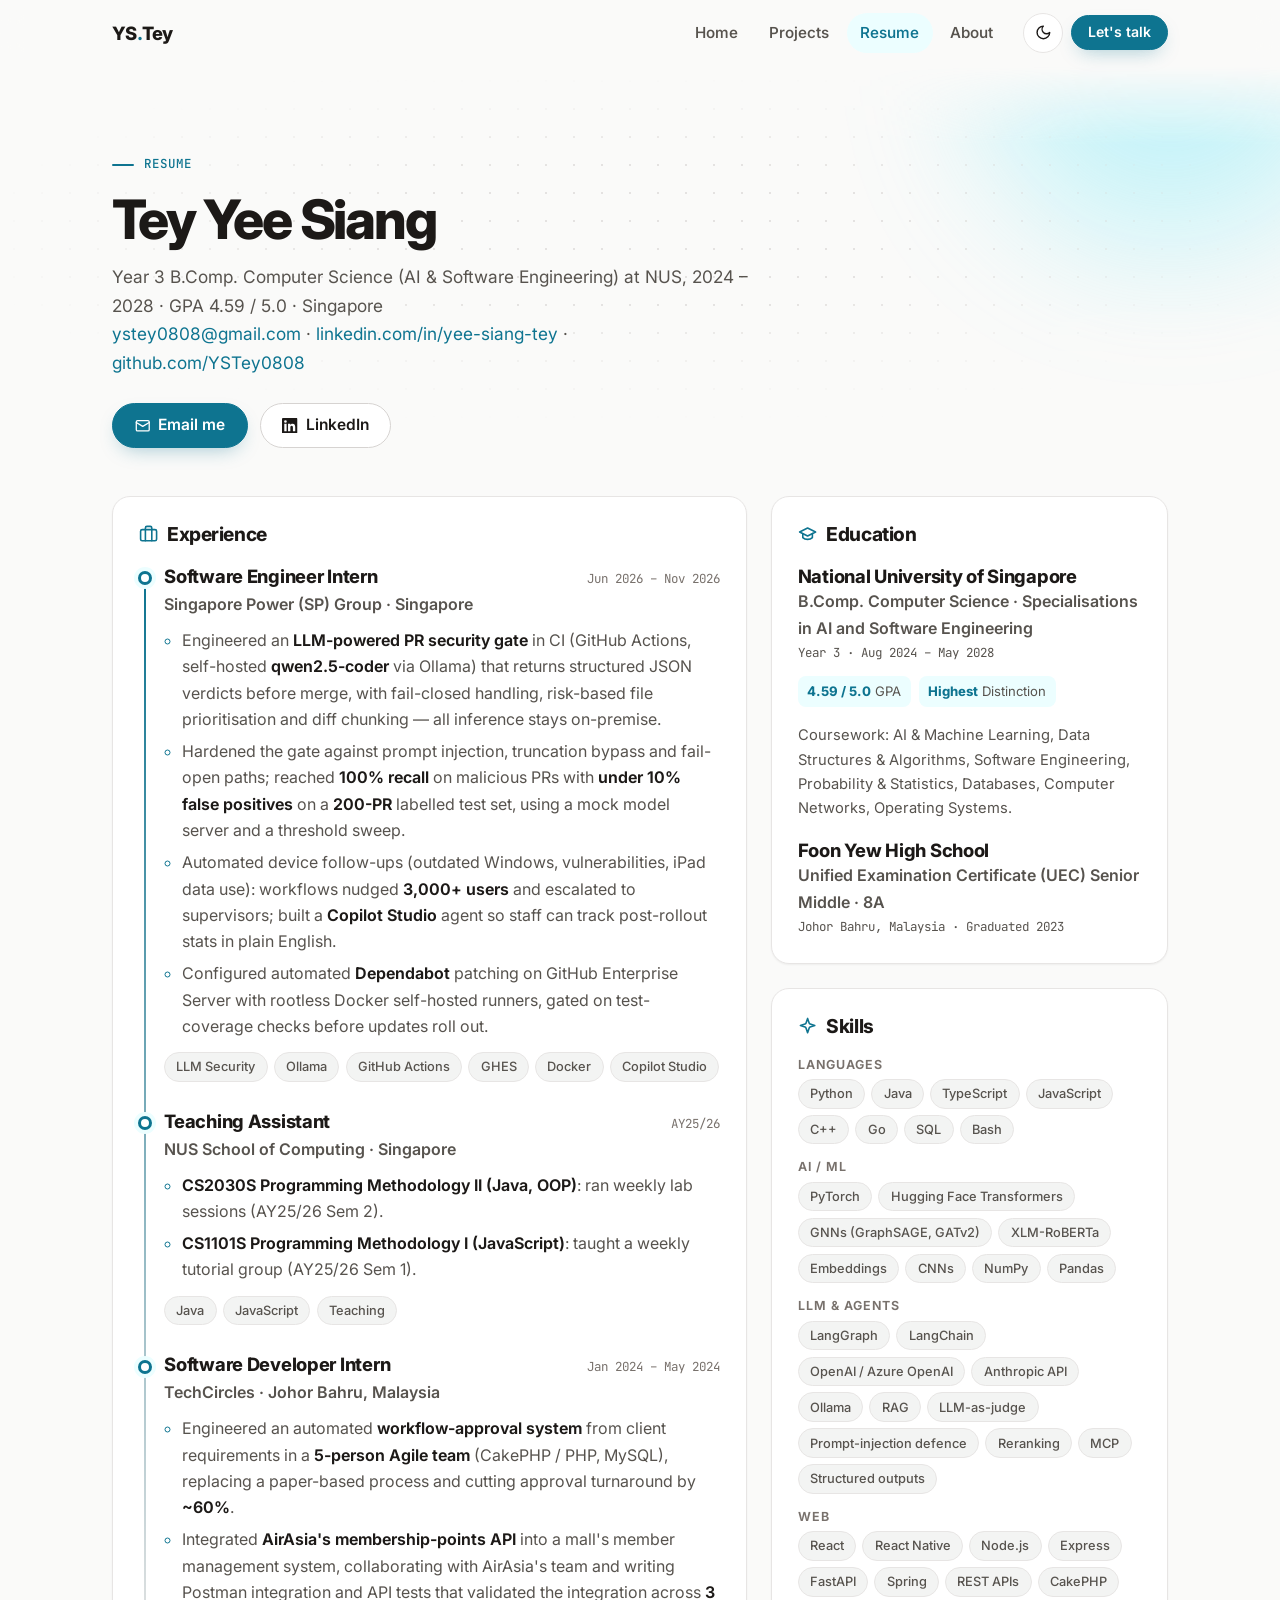
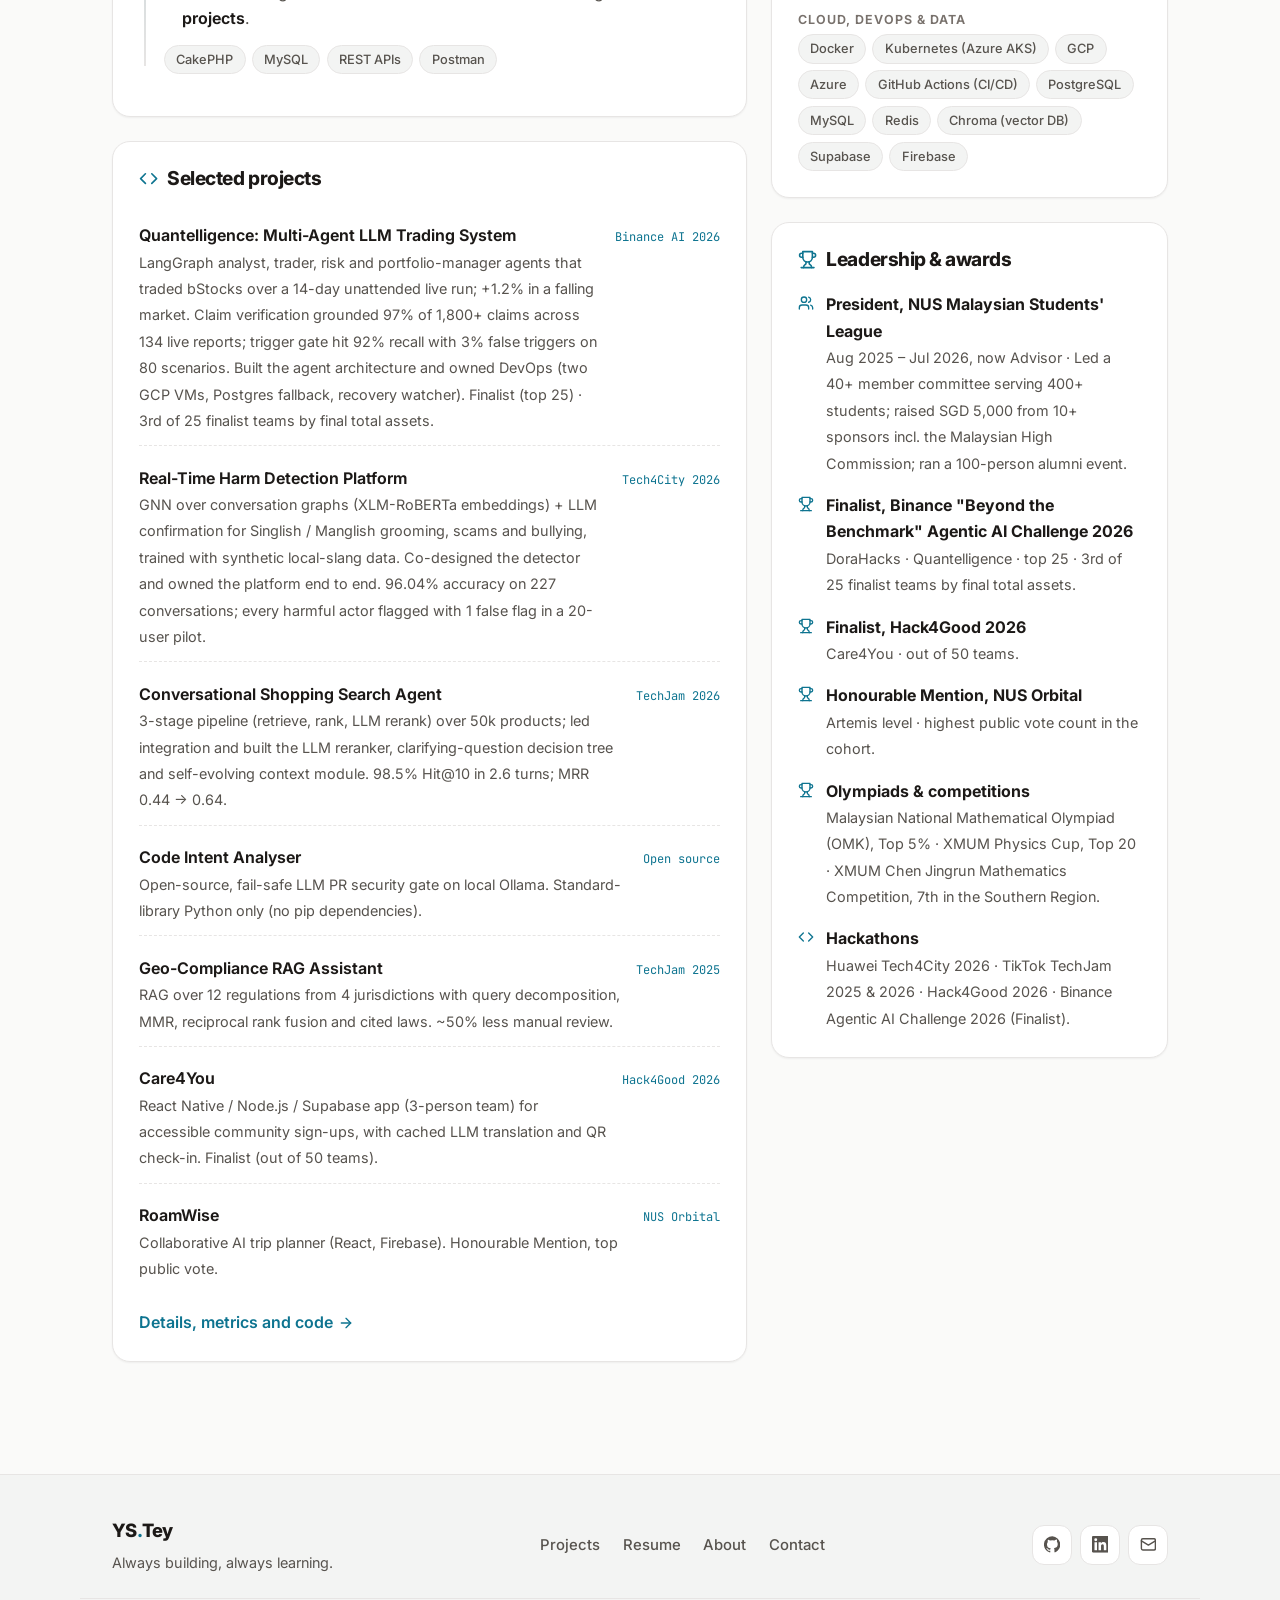
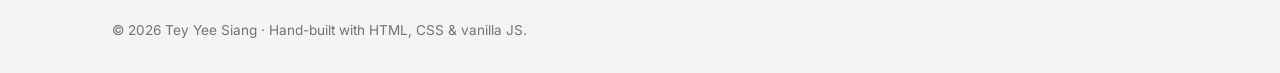
<file: resume.html>
<!doctype html>
<html lang="en">
<head>
<meta charset="utf-8">
<meta name="viewport" content="width=device-width, initial-scale=1">
<title>Resume — Tey Yee Siang</title>
<meta name="description" content="Resume of Tey Yee Siang — NUS Computer Science (AI & Software Engineering), GPA 4.59/5.0. Software Engineer Intern at SP Group (Jun – Nov 2026); previously Software Developer Intern at TechCircles.">
<meta name="author" content="Tey Yee Siang">
<meta name="theme-color" content="#0e7490">
<meta property="og:type" content="profile">
<meta property="og:title" content="Resume — Tey Yee Siang">
<meta property="og:description" content="NUS CS (AI &amp; SWE) · GPA 4.59/5.0 · SP Group, TechCircles · LLM security, RAG, full-stack.">
<meta property="og:url" content="https://yeesiang-personalwebsite.vercel.app/resume.html">
<link rel="canonical" href="https://yeesiang-personalwebsite.vercel.app/resume.html">
<link rel="icon" href="data:image/svg+xml,%3Csvg xmlns='http://www.w3.org/2000/svg' viewBox='0 0 64 64'%3E%3Crect width='64' height='64' rx='16' fill='%230e7490'/%3E%3Ctext x='50%25' y='54%25' text-anchor='middle' dominant-baseline='middle' font-family='Arial,sans-serif' font-weight='800' font-size='28' fill='white'%3EYS%3C/text%3E%3C/svg%3E">
<link rel="preconnect" href="https://fonts.googleapis.com">
<link rel="preconnect" href="https://fonts.gstatic.com" crossorigin>
<link href="https://fonts.googleapis.com/css2?family=Inter:wght@400;500;600;700;800&family=JetBrains+Mono:wght@500&display=swap" rel="stylesheet">
<link rel="stylesheet" href="style.css">
<script>document.documentElement.classList.add('js');try{var t=localStorage.getItem('theme');if(t)document.documentElement.dataset.theme=t}catch(e){}</script>
</head>
<body>
<a class="skip" href="#main">Skip to content</a>
<div class="progress" aria-hidden="true"></div>

<header class="site-header">
  <nav class="nav" aria-label="Primary">
    <a class="logo" href="index.html" aria-label="Tey Yee Siang — home">YS<span>.</span>Tey</a>
    <div class="links" id="nav-links">
      <a href="index.html">Home</a>
      <a href="projects.html">Projects</a>
      <a href="resume.html" aria-current="page">Resume</a>
      <a href="about.html">About</a>
    </div>
    <div class="nav-actions">
      <button class="icon-btn theme-toggle" type="button" aria-label="Toggle dark mode"><svg class="ic moon"><use href="#i-moon"/></svg><svg class="ic sun"><use href="#i-sun"/></svg></button>
      <a class="btn btn-sm primary nav-cta" href="mailto:ystey0808@gmail.com">Let's talk</a>
      <button class="icon-btn hamburger" type="button" aria-label="Open menu" aria-expanded="false" aria-controls="nav-links"><span></span><span></span><span></span></button>
    </div>
  </nav>
</header>

<main id="main">
  <section class="page-hero">
    <div class="hero-bg" aria-hidden="true"><span class="blob b1"></span><div class="grid-bg"></div></div>
    <div class="container">
      <p class="eyebrow reveal">Resume</p>
      <h1 class="reveal" style="--i:1">Tey Yee Siang</h1>
      <p class="section-sub reveal" style="--i:2">Year 3 B.Comp. Computer Science (AI &amp; Software Engineering) at NUS, 2024 – 2028 · GPA 4.59 / 5.0 · Singapore<br>
        <a href="mailto:ystey0808@gmail.com">ystey0808@gmail.com</a> · <a href="https://www.linkedin.com/in/yee-siang-tey/" target="_blank" rel="noopener">linkedin.com/in/yee-siang-tey</a> · <a href="https://github.com/YSTey0808" target="_blank" rel="noopener">github.com/YSTey0808</a></p>
      <div class="btns reveal" style="--i:3">
        <a class="btn primary" href="mailto:ystey0808@gmail.com"><svg class="ic"><use href="#i-mail"/></svg> Email me</a>
        <a class="btn" href="https://www.linkedin.com/in/yee-siang-tey/" target="_blank" rel="noopener"><svg class="ic"><use href="#i-linkedin"/></svg> LinkedIn</a>
      </div>
    </div>
  </section>

  <section class="container resume-grid">
    <div>
      <!-- Experience -->
      <article class="card reveal">
        <h2 class="card-title"><svg class="ic"><use href="#i-briefcase"/></svg> Experience</h2>
        <ol class="timeline">
          <li>
            <div class="tl-head"><h3>Software Engineer Intern</h3><span class="tl-meta">Jun 2026 – Nov 2026</span></div>
            <p class="tl-org">Singapore Power (SP) Group · Singapore</p>
            <ul>
              <li>Engineered an <strong>LLM-powered PR security gate</strong> in CI (GitHub Actions, self-hosted <strong>qwen2.5-coder</strong> via Ollama) that returns structured JSON verdicts before merge, with fail-closed handling, risk-based file prioritisation and diff chunking — all inference stays on-premise.</li>
              <li>Hardened the gate against prompt injection, truncation bypass and fail-open paths; reached <strong>100% recall</strong> on malicious PRs with <strong>under 10% false positives</strong> on a <strong>200-PR</strong> labelled test set, using a mock model server and a threshold sweep.</li>
              <li>Automated device follow-ups (outdated Windows, vulnerabilities, iPad data use): workflows nudged <strong>3,000+ users</strong> and escalated to supervisors; built a <strong>Copilot Studio</strong> agent so staff can track post-rollout stats in plain English.</li>
              <li>Configured automated <strong>Dependabot</strong> patching on GitHub Enterprise Server with rootless Docker self-hosted runners, gated on test-coverage checks before updates roll out.</li>
            </ul>
            <div class="tags"><span class="tag">LLM Security</span><span class="tag">Ollama</span><span class="tag">GitHub Actions</span><span class="tag">GHES</span><span class="tag">Docker</span><span class="tag">Copilot Studio</span></div>
          </li>
          <li>
            <div class="tl-head"><h3>Teaching Assistant</h3><span class="tl-meta">AY25/26</span></div>
            <p class="tl-org">NUS School of Computing · Singapore</p>
            <ul>
              <li><strong>CS2030S Programming Methodology II (Java, OOP)</strong>: ran weekly lab sessions (AY25/26 Sem 2).</li>
              <li><strong>CS1101S Programming Methodology I (JavaScript)</strong>: taught a weekly tutorial group (AY25/26 Sem 1).</li>
            </ul>
            <div class="tags"><span class="tag">Java</span><span class="tag">JavaScript</span><span class="tag">Teaching</span></div>
          </li>
          <li>
            <div class="tl-head"><h3>Software Developer Intern</h3><span class="tl-meta">Jan 2024 – May 2024</span></div>
            <p class="tl-org">TechCircles · Johor Bahru, Malaysia</p>
            <ul>
              <li>Engineered an automated <strong>workflow-approval system</strong> from client requirements in a <strong>5-person Agile team</strong> (CakePHP / PHP, MySQL), replacing a paper-based process and cutting approval turnaround by <strong>~60%</strong>.</li>
              <li>Integrated <strong>AirAsia's membership-points API</strong> into a mall's member management system, collaborating with AirAsia's team and writing Postman integration and API tests that validated the integration across <strong>3 projects</strong>.</li>
            </ul>
            <div class="tags"><span class="tag">CakePHP</span><span class="tag">MySQL</span><span class="tag">REST APIs</span><span class="tag">Postman</span></div>
          </li>
        </ol>
      </article>

      <!-- Projects -->
      <article class="card reveal">
        <h2 class="card-title"><svg class="ic"><use href="#i-code"/></svg> Selected projects</h2>
        <ul class="mini-projects">
          <li><div><b>Quantelligence: Multi-Agent LLM Trading System</b><span>LangGraph analyst, trader, risk and portfolio-manager agents that traded bStocks over a 14-day unattended live run; +1.2% in a falling market. Claim verification grounded 97% of 1,800+ claims across 134 live reports; trigger gate hit 92% recall with 3% false triggers on 80 scenarios. Built the agent architecture and owned DevOps (two GCP VMs, Postgres fallback, recovery watcher). Finalist (top 25) · 3rd of 25 finalist teams by final total assets.</span></div><em>Binance AI 2026</em></li>
          <li><div><b>Real-Time Harm Detection Platform</b><span>GNN over conversation graphs (XLM-RoBERTa embeddings) + LLM confirmation for Singlish / Manglish grooming, scams and bullying, trained with synthetic local-slang data. Co-designed the detector and owned the platform end to end. 96.04% accuracy on 227 conversations; every harmful actor flagged with 1 false flag in a 20-user pilot.</span></div><em>Tech4City 2026</em></li>
          <li><div><b>Conversational Shopping Search Agent</b><span>3-stage pipeline (retrieve, rank, LLM rerank) over 50k products; led integration and built the LLM reranker, clarifying-question decision tree and self-evolving context module. 98.5% Hit@10 in 2.6 turns; MRR 0.44 → 0.64.</span></div><em>TechJam 2026</em></li>
          <li><div><b>Code Intent Analyser</b><span>Open-source, fail-safe LLM PR security gate on local Ollama. Standard-library Python only (no pip dependencies).</span></div><em>Open source</em></li>
          <li><div><b>Geo-Compliance RAG Assistant</b><span>RAG over 12 regulations from 4 jurisdictions with query decomposition, MMR, reciprocal rank fusion and cited laws. ~50% less manual review.</span></div><em>TechJam 2025</em></li>
          <li><div><b>Care4You</b><span>React Native / Node.js / Supabase app (3-person team) for accessible community sign-ups, with cached LLM translation and QR check-in. Finalist (out of 50 teams).</span></div><em>Hack4Good 2026</em></li>
          <li><div><b>RoamWise</b><span>Collaborative AI trip planner (React, Firebase). Honourable Mention, top public vote.</span></div><em>NUS Orbital</em></li>
        </ul>
        <p style="margin:1rem 0 0" class="no-print"><a class="link-arrow" href="projects.html">Details, metrics and code <svg class="ic"><use href="#i-arrow-right"/></svg></a></p>
      </article>
    </div>

    <div>
      <!-- Education -->
      <article class="card edu reveal" style="--i:1">
        <h2 class="card-title"><svg class="ic"><use href="#i-cap"/></svg> Education</h2>
        <h3>National University of Singapore</h3>
        <p class="tl-org">B.Comp. Computer Science · Specialisations in AI and Software Engineering</p>
        <p class="tl-meta" style="margin-bottom:.8rem">Year 3 · Aug 2024 – May 2028</p>
        <ul class="metrics"><li><strong>4.59 / 5.0</strong> GPA</li><li><strong>Highest</strong> Distinction</li></ul>
        <p style="font-size:.92rem">Coursework: AI & Machine Learning, Data Structures & Algorithms, Software Engineering, Probability & Statistics, Databases, Computer Networks, Operating Systems.</p>
        <h3 style="margin-top:1.2rem">Foon Yew High School</h3>
        <p class="tl-org">Unified Examination Certificate (UEC) Senior Middle · 8A</p>
        <p class="tl-meta">Johor Bahru, Malaysia · Graduated 2023</p>
      </article>

      <!-- Skills -->
      <article class="card reveal" style="--i:2">
        <h2 class="card-title"><svg class="ic"><use href="#i-sparkles"/></svg> Skills</h2>
        <div class="kv">
          <div><h4>Languages</h4><div class="tags"><span class="tag">Python</span><span class="tag">Java</span><span class="tag">TypeScript</span><span class="tag">JavaScript</span><span class="tag">C++</span><span class="tag">Go</span><span class="tag">SQL</span><span class="tag">Bash</span></div></div>
          <div><h4>AI / ML</h4><div class="tags"><span class="tag">PyTorch</span><span class="tag">Hugging Face Transformers</span><span class="tag">GNNs (GraphSAGE, GATv2)</span><span class="tag">XLM-RoBERTa</span><span class="tag">Embeddings</span><span class="tag">CNNs</span><span class="tag">NumPy</span><span class="tag">Pandas</span></div></div>
          <div><h4>LLM & Agents</h4><div class="tags"><span class="tag">LangGraph</span><span class="tag">LangChain</span><span class="tag">OpenAI / Azure OpenAI</span><span class="tag">Anthropic API</span><span class="tag">Ollama</span><span class="tag">RAG</span><span class="tag">LLM-as-judge</span><span class="tag">Prompt-injection defence</span><span class="tag">Reranking</span><span class="tag">MCP</span><span class="tag">Structured outputs</span></div></div>
          <div><h4>Web</h4><div class="tags"><span class="tag">React</span><span class="tag">React Native</span><span class="tag">Node.js</span><span class="tag">Express</span><span class="tag">FastAPI</span><span class="tag">Spring</span><span class="tag">REST APIs</span><span class="tag">CakePHP</span></div></div>
          <div><h4>Cloud, DevOps & Data</h4><div class="tags"><span class="tag">Docker</span><span class="tag">Kubernetes (Azure AKS)</span><span class="tag">GCP</span><span class="tag">Azure</span><span class="tag">GitHub Actions (CI/CD)</span><span class="tag">PostgreSQL</span><span class="tag">MySQL</span><span class="tag">Redis</span><span class="tag">Chroma (vector DB)</span><span class="tag">Supabase</span><span class="tag">Firebase</span></div></div>
        </div>
      </article>

      <!-- Leadership -->
      <article class="card reveal" style="--i:3">
        <h2 class="card-title"><svg class="ic"><use href="#i-trophy"/></svg> Leadership & awards</h2>
        <ul class="awards">
          <li><svg class="ic"><use href="#i-users"/></svg><div><b>President, NUS Malaysian Students' League</b><span>Aug 2025 – Jul 2026, now Advisor · Led a 40+ member committee serving 400+ students; raised SGD 5,000 from 10+ sponsors incl. the Malaysian High Commission; ran a 100-person alumni event.</span></div></li>
          <li><svg class="ic"><use href="#i-trophy"/></svg><div><b>Finalist, Binance "Beyond the Benchmark" Agentic AI Challenge 2026</b><span>DoraHacks · Quantelligence · top 25 · 3rd of 25 finalist teams by final total assets.</span></div></li>
          <li><svg class="ic"><use href="#i-trophy"/></svg><div><b>Finalist, Hack4Good 2026</b><span>Care4You · out of 50 teams.</span></div></li>
          <li><svg class="ic"><use href="#i-trophy"/></svg><div><b>Honourable Mention, NUS Orbital</b><span>Artemis level · highest public vote count in the cohort.</span></div></li>
          <li><svg class="ic"><use href="#i-trophy"/></svg><div><b>Olympiads &amp; competitions</b><span>Malaysian National Mathematical Olympiad (OMK), Top 5% · XMUM Physics Cup, Top 20 · XMUM Chen Jingrun Mathematics Competition, 7th in the Southern Region.</span></div></li>
          <li><svg class="ic"><use href="#i-code"/></svg><div><b>Hackathons</b><span>Huawei Tech4City 2026 · TikTok TechJam 2025 & 2026 · Hack4Good 2026 · Binance Agentic AI Challenge 2026 (Finalist).</span></div></li>
        </ul>
      </article>
    </div>
  </section>
</main>

<footer class="site-footer">
  <div class="footer-inner">
    <div><a class="logo" href="index.html">YS<span>.</span>Tey</a><p class="muted">Always building, always learning.</p></div>
    <nav class="footer-links" aria-label="Footer"><a href="projects.html">Projects</a><a href="resume.html">Resume</a><a href="about.html">About</a><a href="about.html#contact">Contact</a></nav>
    <div class="socials">
      <a href="https://github.com/YSTey0808" target="_blank" rel="noopener" aria-label="GitHub"><svg class="ic"><use href="#i-github"/></svg></a>
      <a href="https://www.linkedin.com/in/yee-siang-tey/" target="_blank" rel="noopener" aria-label="LinkedIn"><svg class="ic"><use href="#i-linkedin"/></svg></a>
      <a href="mailto:ystey0808@gmail.com" aria-label="Email"><svg class="ic"><use href="#i-mail"/></svg></a>
    </div>
  </div>
  <p class="copyright">© <span data-year>2026</span> Tey Yee Siang · Hand-built with HTML, CSS & vanilla JS.</p>
</footer>
<button class="to-top" type="button" aria-label="Back to top"><svg class="ic"><use href="#i-arrow-up"/></svg></button>
<div class="toast" role="status" aria-live="polite"></div>
<script src="script.js"></script>
</body>
</html>
</file>
<file: style.css>
/* ==========================================================
   Tey Yee Siang — portfolio
   Plain HTML / CSS / JS. Light + dark themes.
   All motion respects prefers-reduced-motion.
   ========================================================== */

:root{
  --bg:#fafaf9; --bg-2:#f3f4f3; --surface:#ffffff; --surface-2:#f7f8f8;
  --text:#1c1917; --muted:#57534e; --subtle:#78716c;
  --border:#e7e5e4; --border-strong:#d6d3d1;
  --accent:#0e7490; --accent-strong:#155e75; --accent-2:#06b6d4;
  --accent-soft:#ecfeff; --accent-glow:rgba(6,182,212,.14); --on-accent:#ffffff;
  --ring:rgba(14,116,144,.4);
  --live:#16a34a;
  --shadow-sm:0 1px 2px rgba(28,25,23,.05);
  --shadow:0 1px 2px rgba(28,25,23,.04),0 10px 30px -12px rgba(28,25,23,.12);
  --shadow-lg:0 2px 4px rgba(28,25,23,.04),0 28px 56px -20px rgba(14,116,144,.32);
  --header-bg:rgba(250,250,249,.78);
  --blob-1:#67e8f9; --blob-2:#0e7490; --blob-3:#a7f3d0;
  --radius:18px; --radius-sm:12px; --max:1120px;
  --font:"Inter",system-ui,-apple-system,"Segoe UI",Roboto,sans-serif;
  --mono:"JetBrains Mono",ui-monospace,SFMono-Regular,Consolas,monospace;
  --ease:cubic-bezier(.2,.7,.2,1);
  color-scheme:light;
}
@media (prefers-color-scheme:dark){
  :root:not([data-theme="light"]){
    --bg:#0b0f13; --bg-2:#0f151a; --surface:#121a20; --surface-2:#16202a;
    --text:#ecebea; --muted:#a8a29e; --subtle:#8b8681;
    --border:#212b33; --border-strong:#2e3a44;
    --accent:#22d3ee; --accent-strong:#67e8f9; --accent-2:#0891b2;
    --accent-soft:rgba(34,211,238,.10); --accent-glow:rgba(34,211,238,.12); --on-accent:#04222b;
    --ring:rgba(34,211,238,.45);
    --live:#4ade80;
    --shadow-sm:0 1px 2px rgba(0,0,0,.4);
    --shadow:0 1px 2px rgba(0,0,0,.3),0 12px 32px -14px rgba(0,0,0,.6);
    --shadow-lg:0 2px 4px rgba(0,0,0,.3),0 28px 60px -20px rgba(34,211,238,.18);
    --header-bg:rgba(11,15,19,.72);
    --blob-1:#0e7490; --blob-2:#155e75; --blob-3:#064e3b;
    color-scheme:dark;
  }
}
:root[data-theme="dark"]{
  --bg:#0b0f13; --bg-2:#0f151a; --surface:#121a20; --surface-2:#16202a;
  --text:#ecebea; --muted:#a8a29e; --subtle:#8b8681;
  --border:#212b33; --border-strong:#2e3a44;
  --accent:#22d3ee; --accent-strong:#67e8f9; --accent-2:#0891b2;
  --accent-soft:rgba(34,211,238,.10); --accent-glow:rgba(34,211,238,.12); --on-accent:#04222b;
  --ring:rgba(34,211,238,.45);
  --live:#4ade80;
  --shadow-sm:0 1px 2px rgba(0,0,0,.4);
  --shadow:0 1px 2px rgba(0,0,0,.3),0 12px 32px -14px rgba(0,0,0,.6);
  --shadow-lg:0 2px 4px rgba(0,0,0,.3),0 28px 60px -20px rgba(34,211,238,.18);
  --header-bg:rgba(11,15,19,.72);
  --blob-1:#0e7490; --blob-2:#155e75; --blob-3:#064e3b;
  color-scheme:dark;
}

/* ---------- Base ---------- */
*,*::before,*::after{box-sizing:border-box}
html{scroll-behavior:smooth;-webkit-text-size-adjust:100%}
body{margin:0;font-family:var(--font);background:var(--bg);color:var(--text);line-height:1.65;font-size:16px;
  -webkit-font-smoothing:antialiased;text-rendering:optimizeLegibility;overflow-x:hidden;
  transition:background-color .3s ease,color .3s ease}
[hidden]{display:none!important}
img,svg{display:block;max-width:100%}
a{color:var(--accent);text-decoration:none;transition:color .2s}
a:hover{color:var(--accent-strong)}
:focus-visible{outline:2px solid var(--accent);outline-offset:3px;border-radius:6px}
::selection{background:var(--accent);color:var(--on-accent)}
h1,h2,h3,h4{line-height:1.15;letter-spacing:-.025em;margin:0 0 .6rem;font-weight:750}
h1{font-size:clamp(2.4rem,5.6vw,4.1rem);letter-spacing:-.04em;font-weight:800}
h2{font-size:clamp(1.75rem,3.4vw,2.5rem)}
h3{font-size:1.15rem;letter-spacing:-.015em}
p{margin:0 0 1rem}
ul{margin:0;padding:0}
strong{font-weight:650}
.container{max-width:var(--max);margin:0 auto;padding:0 clamp(16px,4vw,32px)}
.muted{color:var(--muted)}
.grad{background:linear-gradient(100deg,var(--accent) 10%,var(--accent-2) 90%);-webkit-background-clip:text;background-clip:text;color:transparent}
.ic{width:1em;height:1em;flex:none;fill:none;stroke:currentColor;stroke-width:2;stroke-linecap:round;stroke-linejoin:round}

.skip{position:absolute;left:-999px;top:8px;background:var(--accent);color:var(--on-accent);padding:.5rem 1rem;border-radius:8px;z-index:100}
.skip:focus{left:8px}

/* View transitions between pages (progressive enhancement) */
@view-transition{navigation:auto}
::view-transition-old(root),::view-transition-new(root){animation-duration:.28s}

/* ---------- Header / nav ---------- */
.progress{position:fixed;top:0;left:0;height:3px;width:100%;transform:scaleX(var(--p,0));transform-origin:left;
  background:linear-gradient(90deg,var(--accent),var(--accent-2));z-index:60}
.site-header{position:sticky;top:0;z-index:50;background:var(--header-bg);backdrop-filter:saturate(1.6) blur(14px);
  -webkit-backdrop-filter:saturate(1.6) blur(14px);border-bottom:1px solid transparent;transition:border-color .3s,box-shadow .3s}
.site-header.scrolled{border-bottom-color:var(--border);box-shadow:var(--shadow-sm)}
.nav{max-width:var(--max);margin:0 auto;display:flex;align-items:center;gap:1rem;padding:.8rem clamp(16px,4vw,32px)}
.logo{font-weight:800;letter-spacing:-.03em;color:var(--text);font-size:1.15rem;margin-right:auto}
.logo:hover{color:var(--text)}
.logo span{color:var(--accent);display:inline-block;transition:transform .4s var(--ease)}
.logo:hover span{transform:translateY(-4px) scale(1.3)}
.links{display:flex;gap:.25rem}
.links a{position:relative;color:var(--muted);font-weight:550;font-size:.95rem;padding:.45rem .85rem;border-radius:999px;transition:color .2s,background-color .2s}
.links a:hover{color:var(--text);background:var(--bg-2)}
.links a[aria-current="page"]{color:var(--accent);background:var(--accent-soft)}
.nav-actions{display:flex;align-items:center;gap:.5rem}
.icon-btn{display:inline-grid;place-items:center;width:40px;height:40px;border-radius:999px;border:1px solid var(--border);
  background:var(--surface);color:var(--text);cursor:pointer;font-size:1.05rem;transition:transform .2s var(--ease),border-color .2s,background-color .2s}
.icon-btn:hover{border-color:var(--accent);color:var(--accent);transform:rotate(-12deg)}
.theme-toggle .sun{display:none}
:root[data-theme="dark"] .theme-toggle .sun{display:block}
:root[data-theme="dark"] .theme-toggle .moon{display:none}
@media (prefers-color-scheme:dark){
  :root:not([data-theme="light"]) .theme-toggle .sun{display:block}
  :root:not([data-theme="light"]) .theme-toggle .moon{display:none}
}
.hamburger{display:none}
.hamburger:hover{transform:none}
.hamburger span{display:block;width:16px;height:2px;background:currentColor;border-radius:2px;transition:transform .3s var(--ease),opacity .2s}
.hamburger span+span{margin-top:3px}
.hamburger{grid-auto-rows:min-content;align-content:center}
.hamburger[aria-expanded="true"] span:nth-child(1){transform:translateY(5px) rotate(45deg)}
.hamburger[aria-expanded="true"] span:nth-child(2){opacity:0}
.hamburger[aria-expanded="true"] span:nth-child(3){transform:translateY(-5px) rotate(-45deg)}

/* ---------- Buttons, tags ---------- */
.btns{display:flex;gap:.75rem;flex-wrap:wrap;align-items:center}
.btn{position:relative;display:inline-flex;align-items:center;gap:.5rem;padding:.78rem 1.35rem;border-radius:999px;font-weight:600;
  font-size:.97rem;border:1px solid var(--border-strong);background:var(--surface);color:var(--text);cursor:pointer;overflow:hidden;
  font-family:inherit;line-height:1.2;transition:transform .25s var(--ease),box-shadow .25s,border-color .2s,background-color .2s,color .2s}
.btn:hover{transform:translateY(-2px);border-color:var(--accent);color:var(--accent);box-shadow:var(--shadow)}
.btn:active{transform:translateY(0)}
.btn .ic{transition:transform .25s var(--ease)}
.btn:hover .ic-move{transform:translateX(3px)}
.btn:hover .ic-diag{transform:translate(2px,-2px)}
.btn.primary{background:var(--accent);border-color:var(--accent);color:var(--on-accent);box-shadow:0 8px 20px -8px var(--ring)}
.btn.primary:hover{background:var(--accent-strong);border-color:var(--accent-strong);color:var(--on-accent);box-shadow:0 14px 28px -10px var(--ring)}
.btn.primary::after{content:"";position:absolute;inset:0;background:linear-gradient(110deg,transparent 30%,rgba(255,255,255,.35) 50%,transparent 70%);
  transform:translateX(-120%);transition:transform .7s var(--ease)}
.btn.primary:hover::after{transform:translateX(120%)}
.btn-sm{padding:.5rem 1rem;font-size:.88rem}
.tags{display:flex;flex-wrap:wrap;gap:.4rem}
.tag{display:inline-block;background:var(--bg-2);border:1px solid var(--border);color:var(--muted);border-radius:999px;padding:.2rem .7rem;
  font-size:.8rem;font-weight:500;white-space:nowrap}
.link-arrow{display:inline-flex;align-items:center;gap:.35rem;font-weight:600}
.link-arrow .ic{transition:transform .25s var(--ease)}
.link-arrow:hover .ic{transform:translateX(4px)}

/* ---------- Cards ---------- */
.card{position:relative;isolation:isolate;background:var(--surface);border:1px solid var(--border);border-radius:var(--radius);padding:1.6rem;
  box-shadow:var(--shadow-sm);transition:transform .35s var(--ease),box-shadow .35s var(--ease),border-color .3s}
.card.lift:hover{transform:translateY(-4px);box-shadow:var(--shadow-lg);border-color:color-mix(in srgb,var(--accent) 35%,var(--border))}
/* cursor-following glow */
.spot::before{content:"";position:absolute;inset:0;border-radius:inherit;pointer-events:none;z-index:-1;opacity:0;transition:opacity .35s;
  background:radial-gradient(420px circle at var(--mx,50%) var(--my,50%),var(--accent-glow),transparent 45%)}
.spot:hover::before{opacity:1}
.card-icon{display:inline-grid;place-items:center;width:46px;height:46px;border-radius:14px;background:var(--accent-soft);color:var(--accent);
  font-size:1.3rem;margin-bottom:1rem;transition:transform .4s var(--ease)}
.card:hover .card-icon{transform:rotate(-8deg) scale(1.08)}
.card p:last-child{margin-bottom:0}
.card p{color:var(--muted)}

/* ---------- Sections ---------- */
.section{padding-top:clamp(4rem,9vw,7rem)}
.section-head{max-width:680px;margin-bottom:2.5rem}
.section-head.row{max-width:none;display:flex;justify-content:space-between;align-items:flex-end;gap:1rem;flex-wrap:wrap}
.section-head.row>div{max-width:680px}
.eyebrow{display:inline-flex;align-items:center;gap:.6rem;font-family:var(--mono);font-size:.78rem;font-weight:500;letter-spacing:.08em;
  text-transform:uppercase;color:var(--accent);margin-bottom:.8rem}
.eyebrow::before{content:"";width:22px;height:2px;border-radius:2px;background:currentColor}
.section-sub{color:var(--muted);font-size:1.08rem;margin:0}
.grid2{display:grid;grid-template-columns:repeat(2,1fr);gap:1.25rem}
.grid3{display:grid;grid-template-columns:repeat(3,1fr);gap:1.25rem}
.grid4{display:grid;grid-template-columns:repeat(4,1fr);gap:1.25rem}

/* ---------- Hero ---------- */
.hero{position:relative;padding:clamp(3rem,8vw,6rem) 0 clamp(4rem,8vw,6rem);overflow:hidden}
.hero-bg{position:absolute;inset:0;z-index:-1;pointer-events:none;
  mask-image:linear-gradient(transparent,#000 18%,#000 55%,transparent);-webkit-mask-image:linear-gradient(transparent,#000 18%,#000 55%,transparent)}
.blob{position:absolute;border-radius:50%;filter:blur(70px);opacity:.55;will-change:transform}
.b1{width:460px;height:460px;background:var(--blob-1);top:-160px;right:-80px;animation:drift1 18s ease-in-out infinite alternate}
.b2{width:380px;height:380px;background:var(--blob-2);bottom:-180px;left:-120px;opacity:.28;animation:drift2 22s ease-in-out infinite alternate}
.b3{width:300px;height:300px;background:var(--blob-3);top:30%;left:40%;opacity:.35;animation:drift3 26s ease-in-out infinite alternate}
@keyframes drift1{to{transform:translate(-90px,70px) scale(1.12)}}
@keyframes drift2{to{transform:translate(110px,-60px) scale(1.08)}}
@keyframes drift3{to{transform:translate(-80px,-50px) scale(.9)}}
.grid-bg{position:absolute;inset:0;background-image:radial-gradient(var(--border-strong) 1px,transparent 1px);background-size:28px 28px;
  mask-image:radial-gradient(ellipse 70% 60% at 50% 40%,#000 30%,transparent 75%);-webkit-mask-image:radial-gradient(ellipse 70% 60% at 50% 40%,#000 30%,transparent 75%);opacity:.6}
.hero-inner{display:grid;grid-template-columns:1.3fr .85fr;gap:clamp(2rem,5vw,4.5rem);align-items:center}
.status{display:inline-flex;align-items:center;gap:.6rem;padding:.38rem .9rem .38rem .75rem;border-radius:999px;font-size:.88rem;font-weight:600;
  background:var(--surface);border:1px solid var(--border);box-shadow:var(--shadow-sm);color:var(--text);margin-bottom:1.4rem}
.pulse{position:relative;width:9px;height:9px;border-radius:50%;background:var(--live);flex:none}
.pulse::after{content:"";position:absolute;inset:0;border-radius:50%;background:var(--live);animation:ping 1.8s cubic-bezier(0,0,.2,1) infinite}
@keyframes ping{75%,100%{transform:scale(2.6);opacity:0}}
.hero h1{margin-bottom:.4rem}
.wave{display:inline-block;transform-origin:70% 70%;animation:wave 2.6s ease-in-out 1s 2}
@keyframes wave{0%,60%,100%{transform:rotate(0)}10%,30%{transform:rotate(14deg)}20%{transform:rotate(-8deg)}40%{transform:rotate(-4deg)}50%{transform:rotate(10deg)}}
.hero-role{font-size:clamp(1.35rem,2.8vw,2rem);font-weight:650;letter-spacing:-.025em;color:var(--muted);margin-bottom:1.3rem;min-height:1.3em}
.typing{color:var(--text)}
.typing::after{content:"";display:inline-block;width:3px;height:1em;margin-left:3px;vertical-align:-.12em;background:var(--accent);border-radius:2px;animation:blink 1s steps(1) infinite}
@keyframes blink{50%{opacity:0}}
.lead{font-size:clamp(1.03rem,1.6vw,1.15rem);color:var(--muted);max-width:600px;margin-bottom:1.8rem}
.lead strong{color:var(--text)}
.hero-facts{list-style:none;display:flex;flex-wrap:wrap;gap:.6rem 1.4rem;margin-top:1.8rem;color:var(--muted);font-size:.93rem}
.hero-facts li{display:inline-flex;align-items:center;gap:.45rem}
.hero-facts .ic{color:var(--accent)}

/* profile card */
.profile-card{text-align:center;padding:2rem 1.75rem;border-radius:24px;transform-style:preserve-3d;will-change:transform;
  background:linear-gradient(var(--surface),var(--surface)) padding-box,
             linear-gradient(140deg,color-mix(in srgb,var(--accent) 55%,transparent),var(--border) 40%,var(--border) 60%,color-mix(in srgb,var(--accent-2) 50%,transparent)) border-box;
  border:1px solid transparent;box-shadow:var(--shadow-lg)}
.avatar-wrap{position:relative;width:132px;height:132px;margin:0 auto 1.2rem;border-radius:50%;padding:4px}
.avatar-wrap::before{content:"";position:absolute;inset:0;border-radius:50%;
  background:conic-gradient(from 0deg,var(--accent),var(--accent-2),transparent 60%,var(--accent));animation:spin 6s linear infinite}
@keyframes spin{to{transform:rotate(1turn)}}
.avatar{position:relative;width:100%;height:100%;border-radius:50%;display:grid;place-items:center;
  background:linear-gradient(140deg,#0e7490,#06b6d4 60%,#67e8f9);color:#fff;font-size:2.6rem;font-weight:800;letter-spacing:-.04em;
  border:4px solid var(--surface);overflow:hidden}
.avatar img{width:100%;height:100%;object-fit:cover}
.profile-name{font-size:1.4rem;margin-bottom:.15rem}
.profile-role{color:var(--muted);margin-bottom:1.2rem;font-weight:500}
.now{display:flex;align-items:center;gap:.8rem;text-align:left;padding:.8rem 1rem;border-radius:14px;background:var(--bg-2);border:1px solid var(--border);margin-bottom:1.2rem}
.now small{display:block;font-size:.72rem;text-transform:uppercase;letter-spacing:.08em;color:var(--subtle);font-weight:600}
.now strong{font-size:.92rem;line-height:1.35}
.profile-card .tags{justify-content:center;margin-bottom:1.3rem}
.socials{display:flex;gap:.5rem;justify-content:center}
.socials a{display:inline-grid;place-items:center;width:40px;height:40px;border-radius:12px;border:1px solid var(--border);color:var(--muted);
  font-size:1.05rem;background:var(--surface);transition:transform .25s var(--ease),color .2s,border-color .2s}
.socials a:hover{color:var(--accent);border-color:var(--accent);transform:translateY(-3px)}

.scroll-hint{position:absolute;left:50%;bottom:1.4rem;width:24px;height:38px;margin-left:-12px;border:2px solid var(--border-strong);border-radius:14px}
.scroll-hint span{position:absolute;left:50%;top:7px;width:4px;height:8px;margin-left:-2px;border-radius:2px;background:var(--accent);animation:scrollDot 1.8s ease-in-out infinite}
@keyframes scrollDot{0%{opacity:0;transform:translateY(0)}30%{opacity:1}100%{opacity:0;transform:translateY(12px)}}

/* ---------- Experience list ---------- */
.xp-list{display:grid;gap:1rem}
.xp{display:grid;grid-template-columns:auto 1fr auto;gap:1.25rem;align-items:start}
.xp-logo{display:grid;place-items:center;width:52px;height:52px;border-radius:14px;font-weight:800;font-size:.95rem;color:#fff;letter-spacing:-.02em}
.xp h3{margin-bottom:.2rem}
.xp h3 span{color:var(--muted);font-weight:550}
.xp p{margin:.4rem 0 .9rem}
.xp-date{font-family:var(--mono);font-size:.8rem;color:var(--subtle);white-space:nowrap;padding-top:.2rem}
.lg-sp{background:linear-gradient(140deg,#0e7490,#22d3ee)}
.lg-tc{background:linear-gradient(140deg,#7c3aed,#c084fc)}
.lg-ms{background:linear-gradient(140deg,#ea580c,#facc15)}

/* ---------- Marquee ---------- */
.marquee{overflow:hidden;padding:.4rem 0;mask-image:linear-gradient(90deg,transparent,#000 10%,#000 90%,transparent);
  -webkit-mask-image:linear-gradient(90deg,transparent,#000 10%,#000 90%,transparent)}
.marquee+.marquee{margin-top:.75rem}
.marquee-track{display:flex;gap:.75rem;width:max-content;animation:marquee 45s linear infinite}
.marquee.reverse .marquee-track{animation-direction:reverse;animation-duration:55s}
.marquee:hover .marquee-track{animation-play-state:paused}
@keyframes marquee{to{transform:translateX(calc(-50% - .375rem))}}
.chip{display:inline-flex;align-items:center;gap:.5rem;padding:.6rem 1.1rem;border-radius:12px;background:var(--surface);border:1px solid var(--border);
  font-weight:550;font-size:.95rem;white-space:nowrap;box-shadow:var(--shadow-sm)}
.chip i{width:8px;height:8px;border-radius:50%;background:var(--c,var(--accent))}

/* ---------- Projects ---------- */
.projects{display:grid;grid-template-columns:repeat(2,1fr);gap:1.4rem}
.projects.three{grid-template-columns:repeat(3,1fr)}
.project{display:flex;flex-direction:column;padding:0;overflow:hidden}
.project-visual{position:relative;height:150px;display:flex;align-items:flex-end;justify-content:space-between;padding:1.1rem 1.3rem;color:#fff;overflow:hidden}
.project-visual::before{content:"";position:absolute;inset:0;background-image:radial-gradient(rgba(255,255,255,.22) 1px,transparent 1px);background-size:18px 18px;
  mask-image:linear-gradient(120deg,transparent 30%,#000);-webkit-mask-image:linear-gradient(120deg,transparent 30%,#000)}
.project-visual .ic{position:absolute;right:-10px;top:-14px;font-size:8.5rem;stroke-width:1.2;opacity:.22;transition:transform .7s var(--ease)}
.project:hover .project-visual .ic{transform:rotate(-10deg) scale(1.08)}
.project-badge{position:relative;display:inline-flex;align-items:center;gap:.4rem;background:rgba(255,255,255,.18);border:1px solid rgba(255,255,255,.3);
  backdrop-filter:blur(6px);-webkit-backdrop-filter:blur(6px);padding:.3rem .75rem;border-radius:999px;font-size:.78rem;font-weight:650;letter-spacing:.01em}
.project-headline{position:relative;font-size:1.65rem;font-weight:800;letter-spacing:-.04em;line-height:1;text-align:right;text-shadow:0 2px 12px rgba(0,0,0,.15)}
.project-headline small{display:block;font-size:.72rem;font-weight:600;letter-spacing:.02em;opacity:.9;margin-top:.25rem}
.g1{background:linear-gradient(135deg,#4c1d95,#7c3aed 45%,#06b6d4)}
.g2{background:linear-gradient(135deg,#0e7490,#06b6d4 55%,#5eead4)}
.g3{background:linear-gradient(135deg,#0f172a,#1e3a8a 50%,#0891b2)}
.g4{background:linear-gradient(135deg,#9a3412,#ea580c 50%,#facc15)}
.g5{background:linear-gradient(135deg,#be185d,#f43f5e 50%,#fb923c)}
.g6{background:linear-gradient(135deg,#065f46,#0f766e 45%,#84cc16)}
.g7{background:linear-gradient(135deg,#1e1b4b,#4338ca 50%,#a855f7)}
.g8{background:linear-gradient(135deg,#334155,#0f766e 60%,#2dd4bf)}
.g9{background:linear-gradient(135deg,#78350f,#b45309 50%,#f59e0b)}
.project-body{display:flex;flex-direction:column;flex:1;padding:1.4rem 1.5rem 1.5rem}
.project-body h3{font-size:1.2rem;margin-bottom:.5rem}
.project-body p{font-size:.95rem;margin-bottom:.9rem}
.project-role{font-size:.9rem;color:var(--muted);padding-left:.8rem;border-left:2px solid var(--accent);margin-bottom:1rem}
.project-role strong{color:var(--text)}
.metrics{list-style:none;display:flex;flex-wrap:wrap;gap:.5rem;margin-bottom:1rem}
.metrics li{font-size:.82rem;color:var(--muted);background:var(--accent-soft);border-radius:8px;padding:.3rem .6rem}
.metrics strong{color:var(--accent);font-weight:750}
.project .tags{margin-bottom:1.2rem}
.project-links{display:flex;gap:1.1rem;flex-wrap:wrap;margin-top:auto;padding-top:1rem;border-top:1px dashed var(--border)}
.project-links a{display:inline-flex;align-items:center;gap:.4rem;font-weight:600;font-size:.92rem}
.project-links a .ic{transition:transform .25s var(--ease)}
.project-links a:hover .ic-diag{transform:translate(2px,-2px)}

.filters{display:flex;flex-wrap:wrap;gap:.5rem;margin-bottom:1rem}
.filter{font:inherit;font-weight:600;font-size:.9rem;padding:.5rem 1.05rem;border-radius:999px;border:1px solid var(--border);background:var(--surface);
  color:var(--muted);cursor:pointer;transition:all .25s var(--ease)}
.filter:hover{color:var(--text);border-color:var(--border-strong)}
.filter[aria-pressed="true"]{background:var(--text);border-color:var(--text);color:var(--bg)}
.filter sup{font-size:.7em;margin-left:.2rem;opacity:.7}
.result-count{font-size:.88rem;color:var(--subtle);margin-bottom:1.6rem;font-family:var(--mono)}
.pop{animation:pop .5s var(--ease) both}
@keyframes pop{from{opacity:0;transform:translateY(16px) scale(.98)}}

/* ---------- Page hero (inner pages) ---------- */
.page-hero{position:relative;padding:clamp(3rem,7vw,5rem) 0 clamp(2rem,4vw,3rem);overflow:hidden}
.page-hero .blob{opacity:.35}
.page-hero .b1{width:380px;height:380px;top:-200px}
.page-hero h1{font-size:clamp(2.2rem,5vw,3.4rem);margin-bottom:.8rem}
.page-hero .section-sub{max-width:640px}
.page-hero .btns{margin-top:1.6rem}

/* ---------- Resume ---------- */
.resume-grid{display:grid;grid-template-columns:1.6fr 1fr;gap:1.5rem;align-items:start}
.resume-grid>div{display:grid;gap:1.5rem}
.card-title{display:flex;align-items:center;gap:.6rem;font-size:1.2rem;margin-bottom:1.3rem}
.card-title .ic{color:var(--accent)}
.timeline{position:relative;list-style:none;padding-left:1.6rem}
.timeline::before{content:"";position:absolute;left:5px;top:8px;bottom:8px;width:2px;background:linear-gradient(var(--accent),var(--border))}
.timeline>li{position:relative;padding-bottom:1.8rem}
.timeline>li:last-child{padding-bottom:0}
.timeline>li::before{content:"";position:absolute;left:calc(-1.6rem - 1px);top:.35rem;width:14px;height:14px;border-radius:50%;background:var(--surface);
  border:3px solid var(--accent);box-shadow:0 0 0 4px var(--accent-soft)}
.tl-head{display:flex;justify-content:space-between;gap:1rem;flex-wrap:wrap;align-items:baseline}
.tl-head h3{margin:0}
.tl-org{color:var(--accent);font-weight:600;margin:.1rem 0 .1rem}
.tl-meta{font-family:var(--mono);font-size:.78rem;color:var(--subtle);white-space:nowrap}
.timeline ul{padding-left:1.1rem;margin:.6rem 0 .8rem;color:var(--muted)}
.timeline ul li{margin-bottom:.35rem}
.timeline ul li::marker{color:var(--accent)}
.timeline li strong{color:var(--text)}
.edu h3{margin-bottom:.1rem}
.kv{display:grid;gap:1rem}
.kv h4{font-size:.78rem;text-transform:uppercase;letter-spacing:.08em;color:var(--subtle);margin:0 0 .45rem;font-weight:650}
.mini-projects{list-style:none;display:grid;gap:.4rem}
.mini-projects li{display:flex;justify-content:space-between;align-items:baseline;gap:1rem;padding:.75rem 0;border-bottom:1px dashed var(--border)}
.mini-projects li:last-child{border-bottom:0}
.mini-projects b{display:block;font-weight:650}
.mini-projects span{color:var(--muted);font-size:.9rem}
.mini-projects em{font-style:normal;font-family:var(--mono);font-size:.75rem;color:var(--accent);white-space:nowrap}
.awards{list-style:none;display:grid;gap:1rem}
.awards li{display:grid;grid-template-columns:auto 1fr;gap:.8rem;align-items:start}
.awards .ic{color:var(--accent);margin-top:.25rem}
.awards b{display:block}
.awards span{color:var(--muted);font-size:.9rem}

/* ---------- About ---------- */
.about-grid{display:grid;grid-template-columns:1.5fr 1fr;gap:clamp(1.5rem,4vw,3rem);align-items:start}
.prose p{font-size:1.07rem;color:var(--muted)}
.prose p strong{color:var(--text)}
.prose .big{font-size:clamp(1.2rem,2vw,1.4rem);color:var(--text);font-weight:550;line-height:1.5;letter-spacing:-.01em}
.facts{list-style:none;display:grid;gap:.9rem}
.facts li{display:flex;gap:.8rem;align-items:center;color:var(--muted);font-size:.95rem}
.facts .ic{color:var(--accent);font-size:1.1rem}
.facts a{color:var(--text);font-weight:550}
.facts a:hover{color:var(--accent)}
.step-num{font-family:var(--mono);font-size:.8rem;color:var(--accent);font-weight:500;display:block;margin-bottom:.8rem}
.list-card ul{list-style:none;display:grid;gap:.6rem}
.list-card li{position:relative;padding-left:1.2rem;color:var(--muted);font-size:.95rem}
.list-card li::before{content:"";position:absolute;left:0;top:.62em;width:6px;height:6px;border-radius:2px;background:var(--accent);transform:rotate(45deg)}

/* ---------- CTA ---------- */
.cta{position:relative;overflow:hidden;border-radius:28px;padding:clamp(2.5rem,6vw,4.5rem) clamp(1.5rem,5vw,4rem);text-align:center;color:#fff;
  background:linear-gradient(135deg,#083344,#0e7490 50%,#06b6d4);box-shadow:var(--shadow-lg);isolation:isolate}
.cta::before{content:"";position:absolute;inset:0;z-index:-1;background-image:radial-gradient(rgba(255,255,255,.18) 1px,transparent 1px);background-size:22px 22px;
  mask-image:radial-gradient(ellipse at center,#000 20%,transparent 70%);-webkit-mask-image:radial-gradient(ellipse at center,#000 20%,transparent 70%)}
.cta::after{content:"";position:absolute;width:420px;height:420px;border-radius:50%;background:#67e8f9;filter:blur(90px);opacity:.35;top:-200px;right:-120px;z-index:-1;
  animation:drift1 14s ease-in-out infinite alternate}
.cta h2{color:#fff;margin-bottom:.8rem}
.cta p{color:rgba(255,255,255,.85);max-width:560px;margin:0 auto 2rem;font-size:1.08rem}
.cta .btns{justify-content:center}
.cta .btn{background:rgba(255,255,255,.1);border-color:rgba(255,255,255,.35);color:#fff}
.cta .btn:hover{background:rgba(255,255,255,.2);border-color:#fff;color:#fff}
.cta .btn.primary{background:#fff;color:#0e7490;border-color:#fff;box-shadow:0 10px 30px -10px rgba(0,0,0,.4)}
.cta .btn.primary:hover{background:#ecfeff;color:#155e75}

/* ---------- Footer ---------- */
.site-footer{margin-top:clamp(4rem,9vw,7rem);border-top:1px solid var(--border);background:var(--bg-2)}
.footer-inner{max-width:var(--max);margin:0 auto;padding:2.5rem clamp(16px,4vw,32px) 1.5rem;display:flex;justify-content:space-between;align-items:center;gap:1.5rem;flex-wrap:wrap}
.footer-inner .logo{margin:0}
.footer-inner p{margin:.3rem 0 0;font-size:.9rem}
.footer-links{display:flex;gap:1.4rem;flex-wrap:wrap}
.footer-links a{color:var(--muted);font-weight:500;font-size:.93rem}
.footer-links a:hover{color:var(--accent)}
.copyright{max-width:var(--max);margin:0 auto;padding:1.2rem clamp(16px,4vw,32px) 2rem;color:var(--subtle);font-size:.85rem;border-top:1px solid var(--border)}

.to-top{position:fixed;right:clamp(16px,3vw,28px);bottom:clamp(16px,3vw,28px);z-index:40;width:46px;height:46px;border-radius:50%;border:1px solid var(--border);
  background:var(--surface);color:var(--accent);box-shadow:var(--shadow);cursor:pointer;display:grid;place-items:center;font-size:1.1rem;
  opacity:0;transform:translateY(16px);pointer-events:none;transition:opacity .3s,transform .3s var(--ease),border-color .2s}
.to-top.show{opacity:1;transform:none;pointer-events:auto}
.to-top:hover{border-color:var(--accent);transform:translateY(-3px)}
.toast{position:fixed;left:50%;bottom:28px;z-index:70;transform:translate(-50%,20px);opacity:0;pointer-events:none;background:var(--text);color:var(--bg);
  padding:.65rem 1.1rem;border-radius:999px;font-weight:600;font-size:.9rem;display:flex;align-items:center;gap:.5rem;box-shadow:var(--shadow-lg);
  transition:opacity .3s,transform .3s var(--ease)}
.toast.show{opacity:1;transform:translate(-50%,0)}

/* ---------- Scroll reveal ---------- */
.js .reveal{opacity:0;transform:translateY(26px);transition:opacity .8s var(--ease),transform .8s var(--ease);transition-delay:calc(var(--i,0) * 90ms)}
.js .reveal.in{opacity:1;transform:none}
.js .reveal.in.card{transition:opacity .8s var(--ease),transform .35s var(--ease),box-shadow .35s var(--ease),border-color .3s;transition-delay:calc(var(--i,0) * 90ms),0s,0s,0s}

/* ---------- Responsive ---------- */
@media (max-width:1000px){
  .projects.three{grid-template-columns:repeat(2,1fr)}
  .projects.three>:last-child{grid-column:1/-1}
  .grid4{grid-template-columns:repeat(2,1fr)}
}
@media (max-width:860px){
  .hero-inner,.about-grid,.resume-grid{grid-template-columns:1fr}
  .profile-card{max-width:420px;width:100%;margin:0 auto}
  .grid3{grid-template-columns:1fr}
  .scroll-hint{display:none}
}
@media (max-width:760px){
  .hamburger{display:inline-grid}
  .links{position:absolute;top:calc(100% + 8px);left:12px;right:12px;flex-direction:column;gap:.15rem;padding:.5rem;background:var(--surface);
    border:1px solid var(--border);border-radius:18px;box-shadow:var(--shadow-lg);opacity:0;transform:translateY(-8px) scale(.98);pointer-events:none;
    transition:opacity .25s,transform .25s var(--ease)}
  .links.open{opacity:1;transform:none;pointer-events:auto}
  .links a{padding:.8rem 1rem;border-radius:12px;font-size:1rem}
  .nav-cta{display:none}
  .grid2,.projects,.projects.three{grid-template-columns:1fr}
  .projects.three>:last-child{grid-column:auto}
  .xp{grid-template-columns:auto 1fr}
  .xp-date{grid-column:2;grid-row:1;justify-self:start;padding:0}
  .xp-main{grid-column:1/-1}
}
@media (max-width:520px){
  .grid4{grid-template-columns:1fr}
  .hero-role{min-height:2.6em}
  .btns .btn{flex:1 1 auto;justify-content:center}
  .project-headline{font-size:1.35rem}
  .mini-projects li{flex-direction:column;gap:.2rem}
}

/* ---------- Reduced motion ---------- */
@media (prefers-reduced-motion:reduce){
  *,*::before,*::after{animation-duration:.001ms!important;animation-iteration-count:1!important;transition-duration:.001ms!important;scroll-behavior:auto!important}
  .js .reveal{opacity:1;transform:none}
  .marquee-track{animation:none}
  .marquee{overflow-x:auto}
  @view-transition{navigation:none}
}

/* ---------- Print (resume → PDF) ---------- */
@media print{
  :root{--bg:#fff;--surface:#fff;--text:#111;--muted:#333;--subtle:#555;--border:#ddd;--accent:#0e7490;--accent-soft:#fff}
  body{font-size:11pt;background:#fff}
  .site-header,.site-footer,.progress,.to-top,.toast,.hero-bg,.no-print,.blob,.btns{display:none!important}
  .js .reveal{opacity:1!important;transform:none!important}
  .page-hero{padding:0 0 1rem}
  .card{box-shadow:none;border:0;padding:0 0 1rem;break-inside:avoid}
  .resume-grid{grid-template-columns:1.6fr 1fr;gap:1.5rem}
  a{color:#111}
  .timeline>li::before{box-shadow:none}
}
</file>
